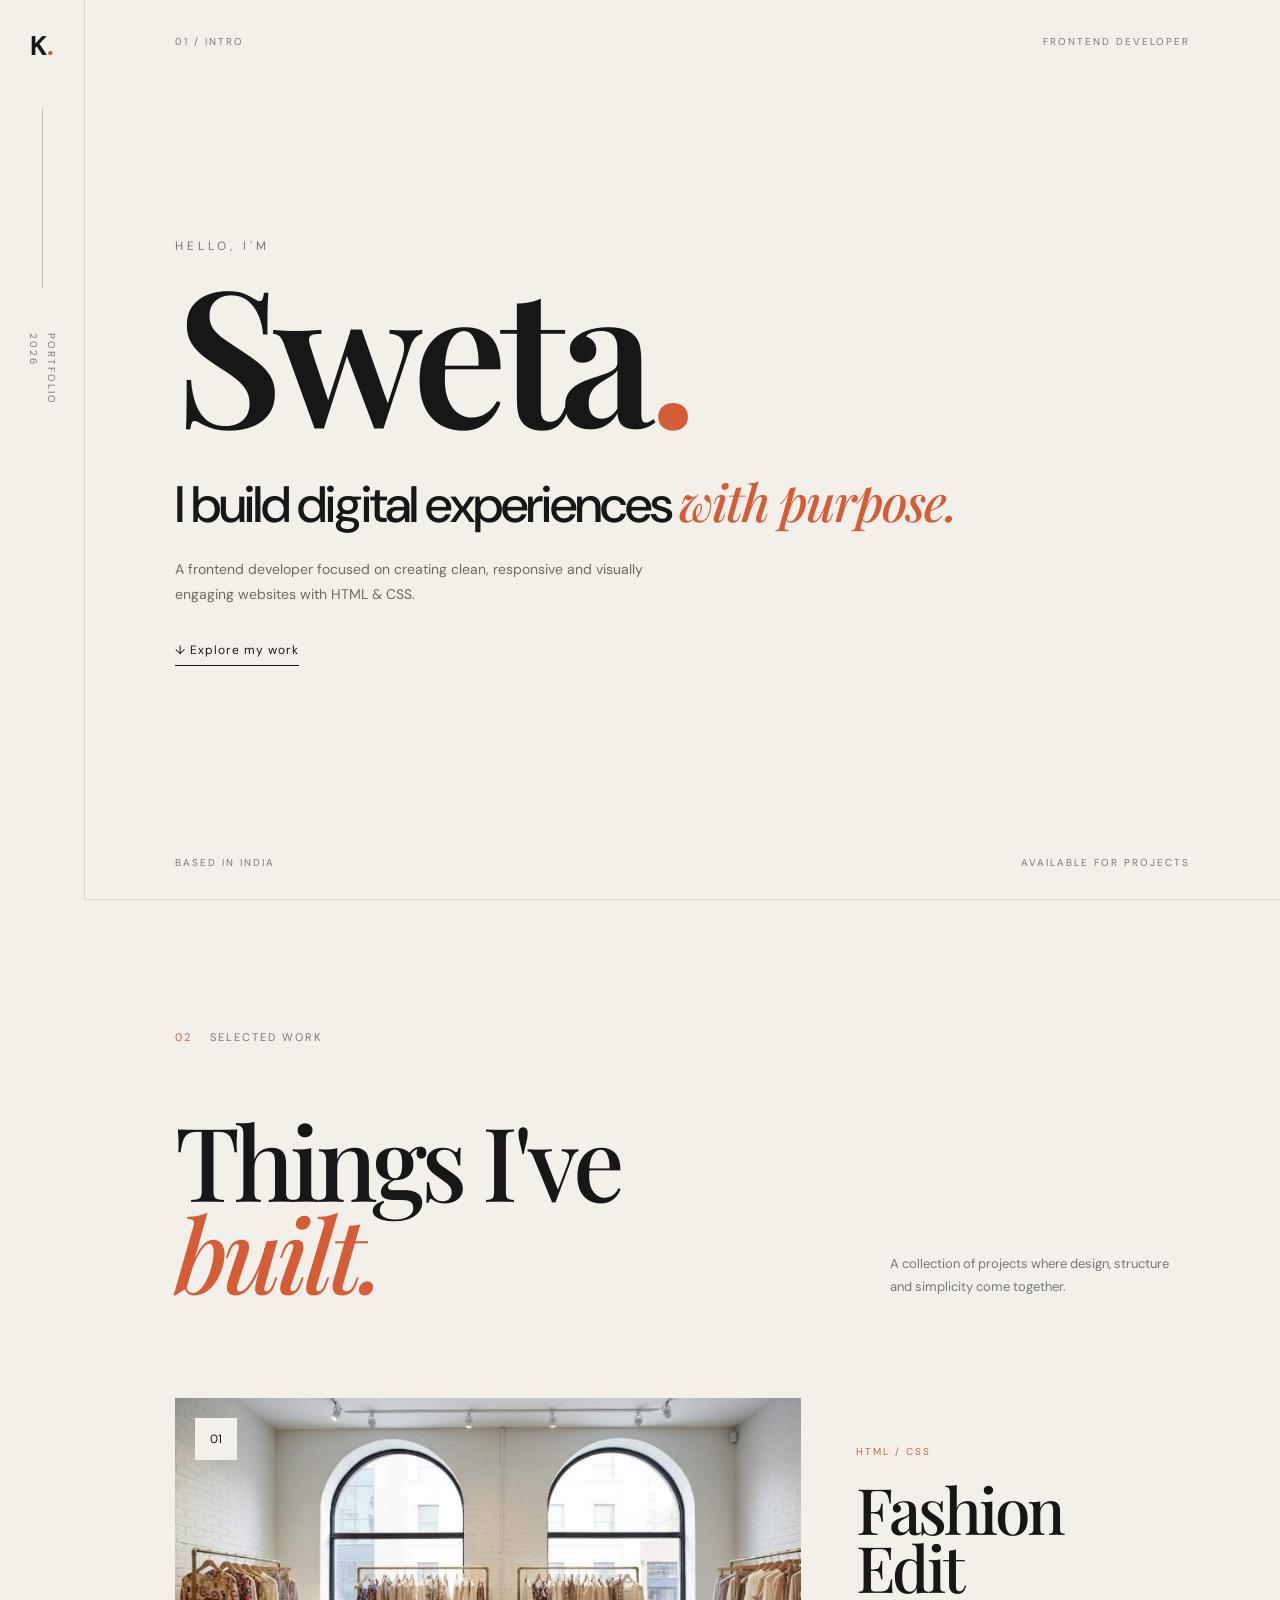
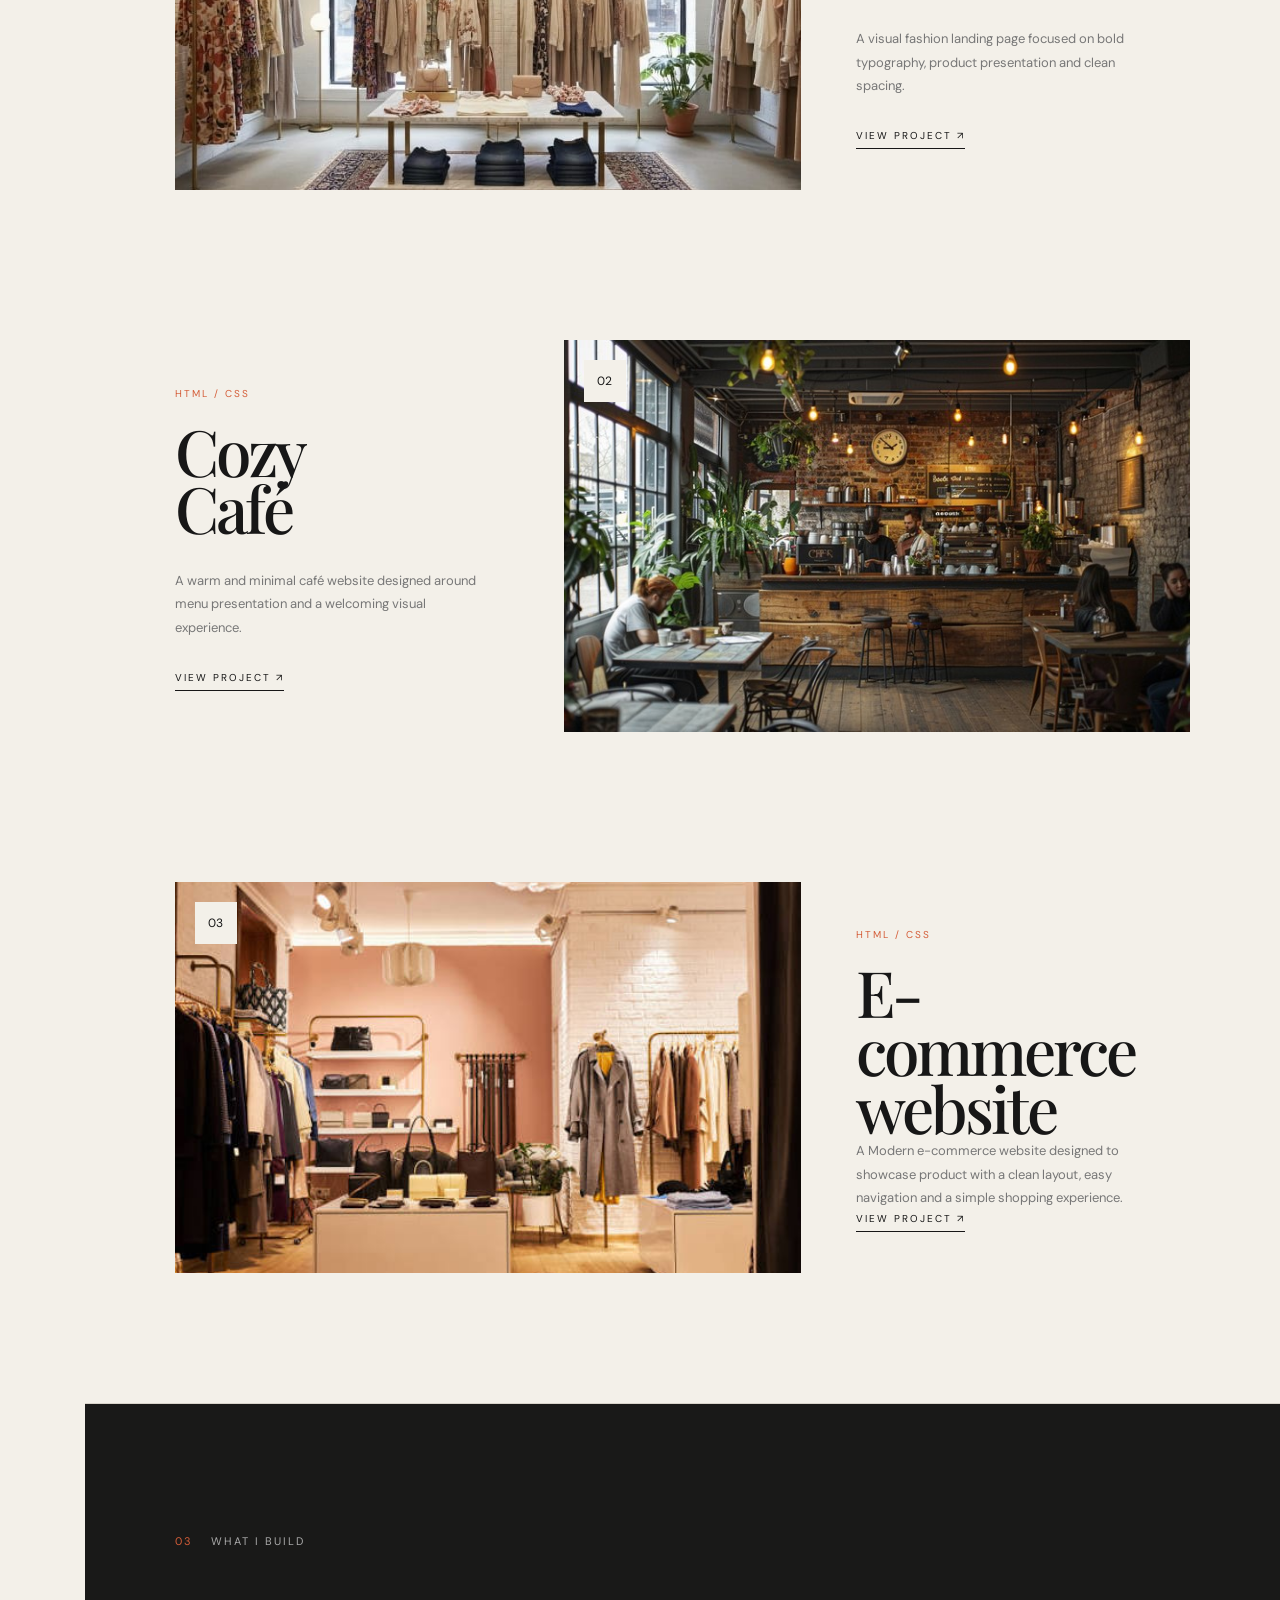
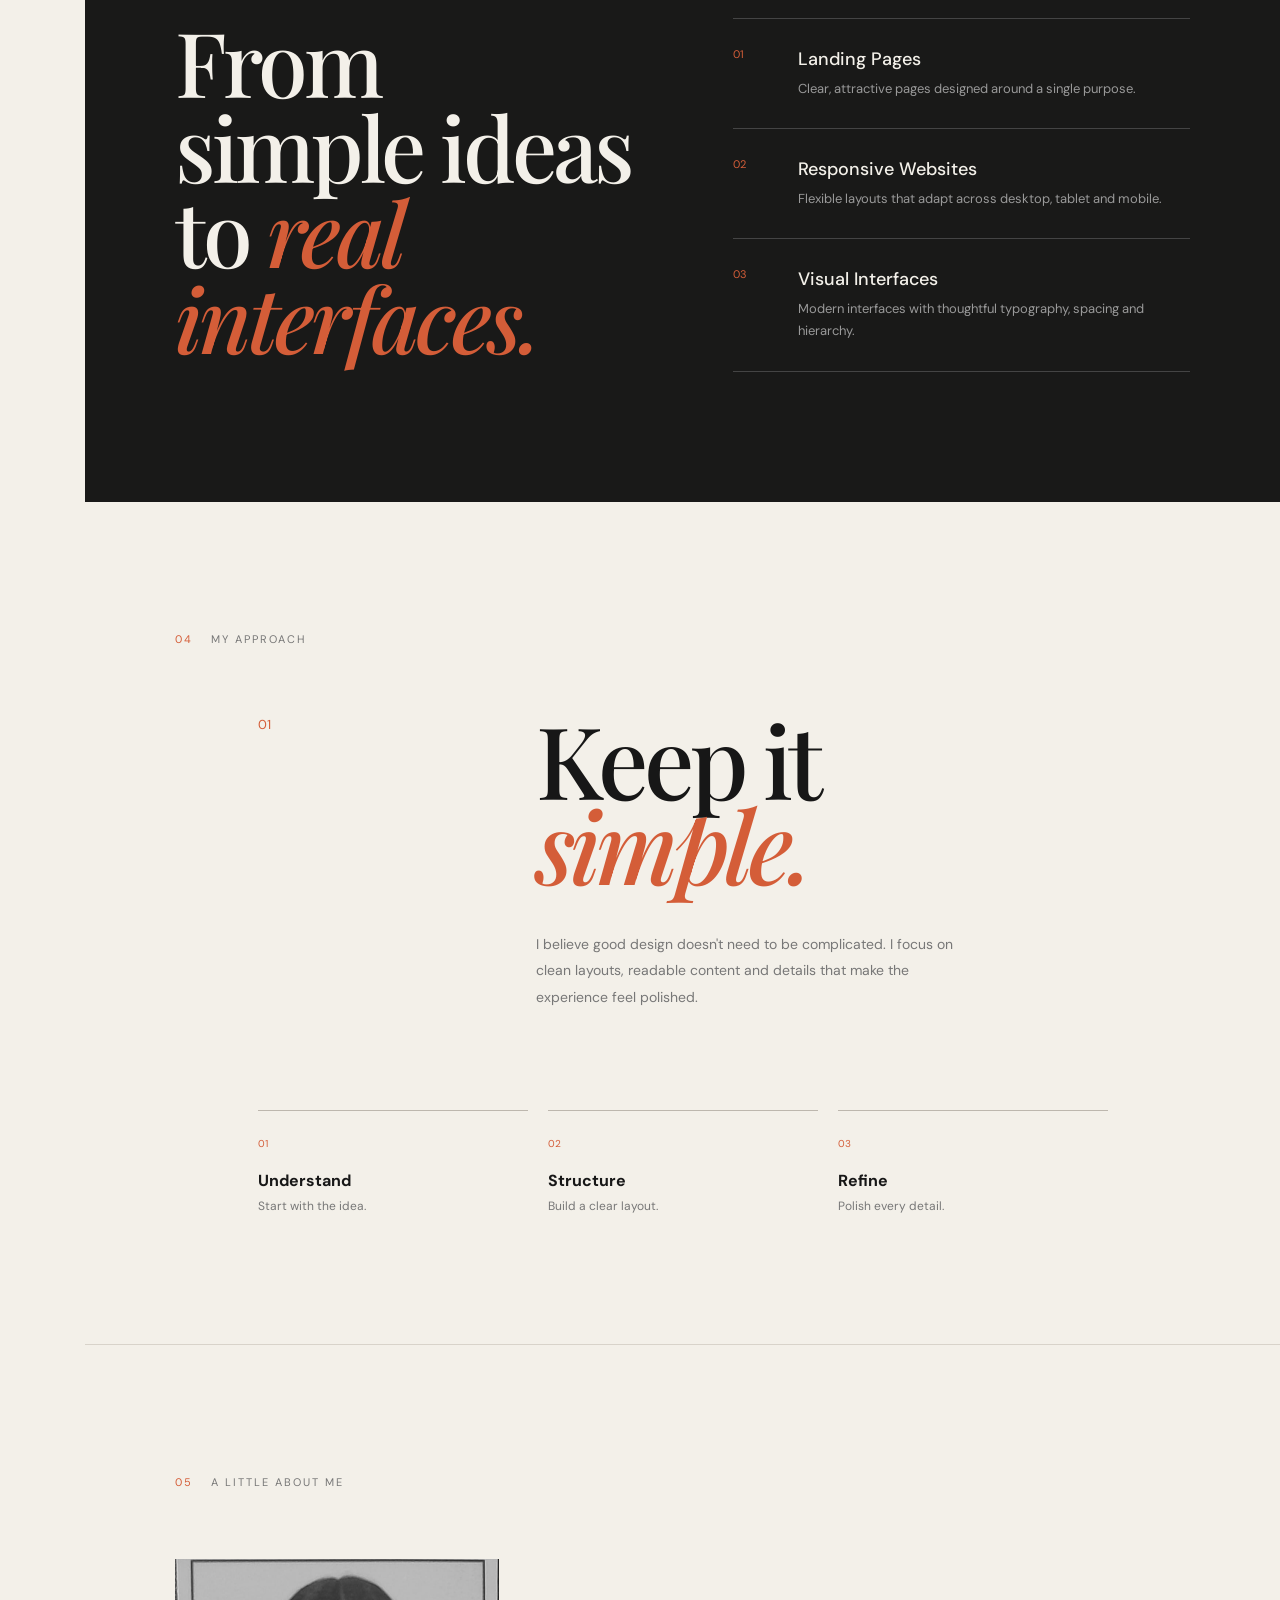
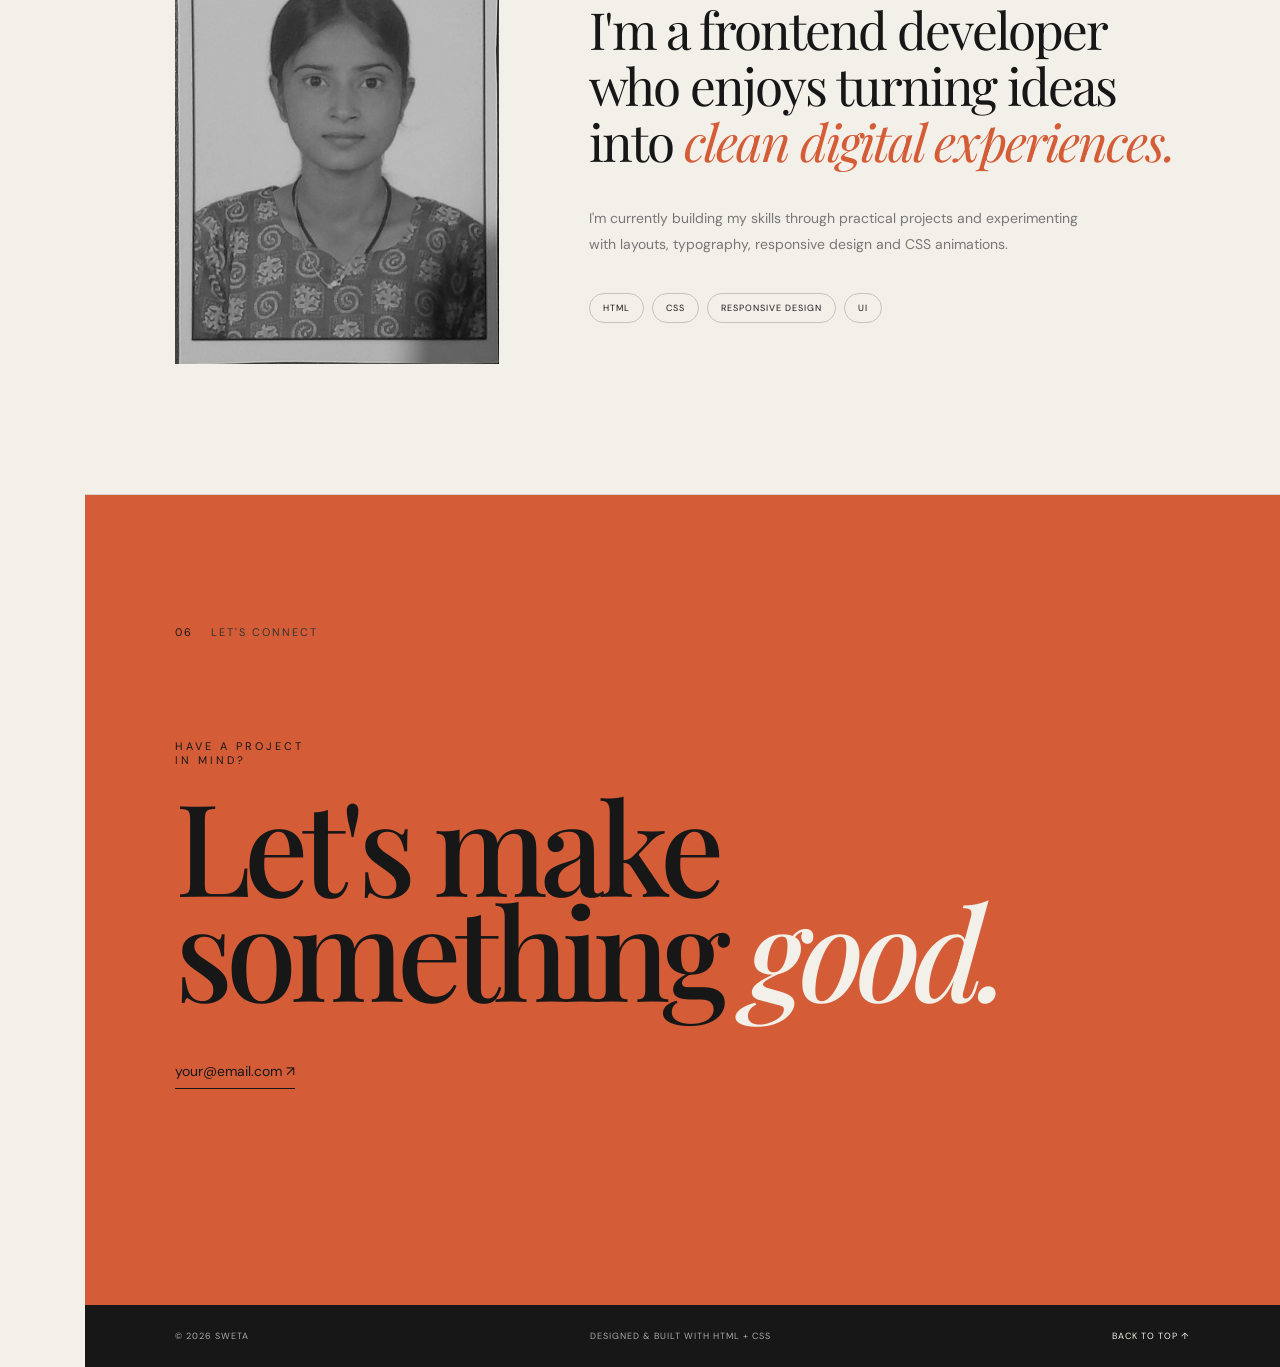
<file: portfolio/index.html>
<!DOCTYPE html><html lang="en"><head>
    <meta charset="UTF-8">
    <meta name="viewport" content="width=device-width, initial-scale=1.0"><title>sweta — Frontend Developer</title>

<link rel="stylesheet" href="style.css">

<link rel="preconnect" href="https://fonts.googleapis.com">
<link rel="preconnect" href="https://fonts.gstatic.com" crossorigin>

<link href="https://fonts.googleapis.com/css2?family=DM+Sans:wght@400;500;600;700&family=Playfair+Display:wght@500;600;700&display=swap"
    rel="stylesheet">

</head><body><!-- SIDE NAVIGATION -->

<aside class="side-nav">

    <a href="#top" class="brand">
        K<span>.</span>
    </a>

    <div class="side-line"></div>

    <p>PORTFOLIO<br>2026</p>

</aside>


<!-- MAIN -->

<main id="top">


    <!-- INTRO -->

    <section class="intro">

        <div class="intro-top">

            <span>01 / INTRO</span>

            <span>FRONTEND DEVELOPER</span>

        </div>


        <div class="intro-content">

            <p class="eyebrow">
                HELLO, I'M
            </p>

            <h1>
                Sweta<span>.</span>
            </h1>

            <h2>
                I build digital experiences
                <em>with purpose.</em>
            </h2>

            <p class="intro-text">
                A frontend developer focused on creating
                clean, responsive and visually engaging
                websites with HTML & CSS.
            </p>

            <a href="#work" class="scroll-link">
                ↓ Explore my work
            </a>

        </div>


        <div class="intro-bottom">

            <span>BASED IN INDIA</span>

            <span>AVAILABLE FOR PROJECTS</span>

        </div>

    </section>



    <!-- SELECTED WORK -->

    <section class="work" id="work">

        <div class="section-label">

            <span>02</span>

            <p>SELECTED WORK</p>

        </div>


        <div class="work-heading">

            <h2>
                Things I've<br>
                <i>built.</i>
            </h2>

            <p>
                A collection of projects where design,
                structure and simplicity come together.
            </p>

        </div>


        <!-- PROJECT ONE -->

        <article class="project project-large">

            <div class="project-image">

                <img src="image/fashion.jpeg"
                    alt="Fashion website">

                <span class="project-number">
                    01
                </span>

            </div>

            <div class="project-info">

                <div>

                    <span class="category">
                        HTML / CSS
                    </span>

                    <h3>
                        Fashion<br>
                        Edit
                    </h3>

                </div>

                <p>
                    A visual fashion landing page focused
                    on bold typography, product presentation
                    and clean spacing.
                </p>

                <a href="project/Fashion/index.html">
                    VIEW PROJECT ↗
                </a>

            </div>

        </article>


        <!-- PROJECT TWO -->

        <article class="project project-reverse">

            <div class="project-info">

                <div>

                    <span class="category">
                        HTML / CSS
                    </span>

                    <h3>
                        Cozy<br>
                        Café
                    </h3>

                </div>

                <p>
                    A warm and minimal café website designed
                    around menu presentation and a welcoming
                    visual experience.
                </p>

                <a href="project/coffee-shop/index.html">
                    VIEW PROJECT ↗
                </a>

            </div>


            <div class="project-image">

                <img src="image/coffee.jpg"
                    alt="Cafe website">

                <span class="project-number">
                    02
                </span>

            </div>

        </article>


        <!-- PROJECT THREE -->

        <article class="project project-large">

            <div class="project-image">

                <img src="image/e-commerce.jpg"
                    alt="e-commerce website">

                <span class="project-number">
                    03
                </span>

            </div>

            <div class="project-info">

                <div>

                    <span class="category">
                        HTML / CSS
                    </span>

                    <h3>
                        E-commerce<br>
                        website
                    </h3>

                </div>

                <p>
                    A Modern e-commerce website designed to showcase 
                    product with a clean layout, easy navigation and
                    a simple shopping experience.
                </p>

                <a href="project/ecommerce/index.html">
                    VIEW PROJECT ↗
                </a>

            </div>

        </article>

    </section>



    <!-- WHAT I BUILD -->

    <section class="build">

        <div class="section-label">

            <span>03</span>

            <p>WHAT I BUILD</p>

        </div>


        <div class="build-content">

            <h2>
                From simple ideas<br>
                to <i>real interfaces.</i>
            </h2>


            <div class="build-list">

                <div class="build-item">

                    <span>01</span>

                    <div>
                        <h3>Landing Pages</h3>
                        <p>
                            Clear, attractive pages designed
                            around a single purpose.
                        </p>
                    </div>

                </div>


                <div class="build-item">

                    <span>02</span>

                    <div>
                        <h3>Responsive Websites</h3>
                        <p>
                            Flexible layouts that adapt across
                            desktop, tablet and mobile.
                        </p>
                    </div>

                </div>


                <div class="build-item">

                    <span>03</span>

                    <div>
                        <h3>Visual Interfaces</h3>
                        <p>
                            Modern interfaces with thoughtful
                            typography, spacing and hierarchy.
                        </p>
                    </div>

                </div>

            </div>

        </div>

    </section>



    <!-- APPROACH -->

    <section class="approach">

        <div class="section-label">

            <span>04</span>

            <p>MY APPROACH</p>

        </div>


        <div class="approach-content">

            <div class="approach-number">
                01
            </div>

            <div>

                <h2>
                    Keep it<br>
                    <i>simple.</i>
                </h2>

                <p>
                    I believe good design doesn't need to
                    be complicated. I focus on clean layouts,
                    readable content and details that make
                    the experience feel polished.
                </p>

            </div>

        </div>


        <div class="approach-steps">

            <div>
                <span>01</span>
                <strong>Understand</strong>
                <p>Start with the idea.</p>
            </div>

            <div>
                <span>02</span>
                <strong>Structure</strong>
                <p>Build a clear layout.</p>
            </div>

            <div>
                <span>03</span>
                <strong>Refine</strong>
                <p>Polish every detail.</p>
            </div>

        </div>

    </section>



    <!-- ABOUT -->

    <section class="about">

        <div class="section-label">

            <span>05</span>

            <p>A LITTLE ABOUT ME</p>

        </div>


        <div class="about-layout">

            <div class="about-image">

                <img src="image/sweta.jpeg"
                    alt="sweta">

            </div>


            <div class="about-text">

                <p class="big-text">
                    I'm a frontend developer
                    who enjoys turning ideas
                    into <i>clean digital experiences.</i>
                </p>

                <p>
                    I'm currently building my skills through
                    practical projects and experimenting with
                    layouts, typography, responsive design and
                    CSS animations.
                </p>

                <div class="about-tags">

                    <span>HTML</span>
                    <span>CSS</span>
                    <span>RESPONSIVE DESIGN</span>
                    <span>UI</span>

                </div>

            </div>

        </div>

    </section>



    <!-- CONTACT -->

    <section class="contact">

        <div class="section-label">

            <span>06</span>

            <p>LET'S CONNECT</p>

        </div>


        <div class="contact-content">

            <p>
                HAVE A PROJECT<br>
                IN MIND?
            </p>

            <h2>
                Let's make<br>
                something <i>good.</i>
            </h2>

            <a href="mailto:your@email.com">
                your@email.com ↗
            </a>

        </div>

    </section>



    <!-- FOOTER -->

    <footer>

        <span>© 2026 SWETA</span>

        <span>DESIGNED & BUILT WITH HTML + CSS</span>

        <a href="#top">BACK TO TOP ↑</a>

    </footer>


</main>

</body></html>
</file>
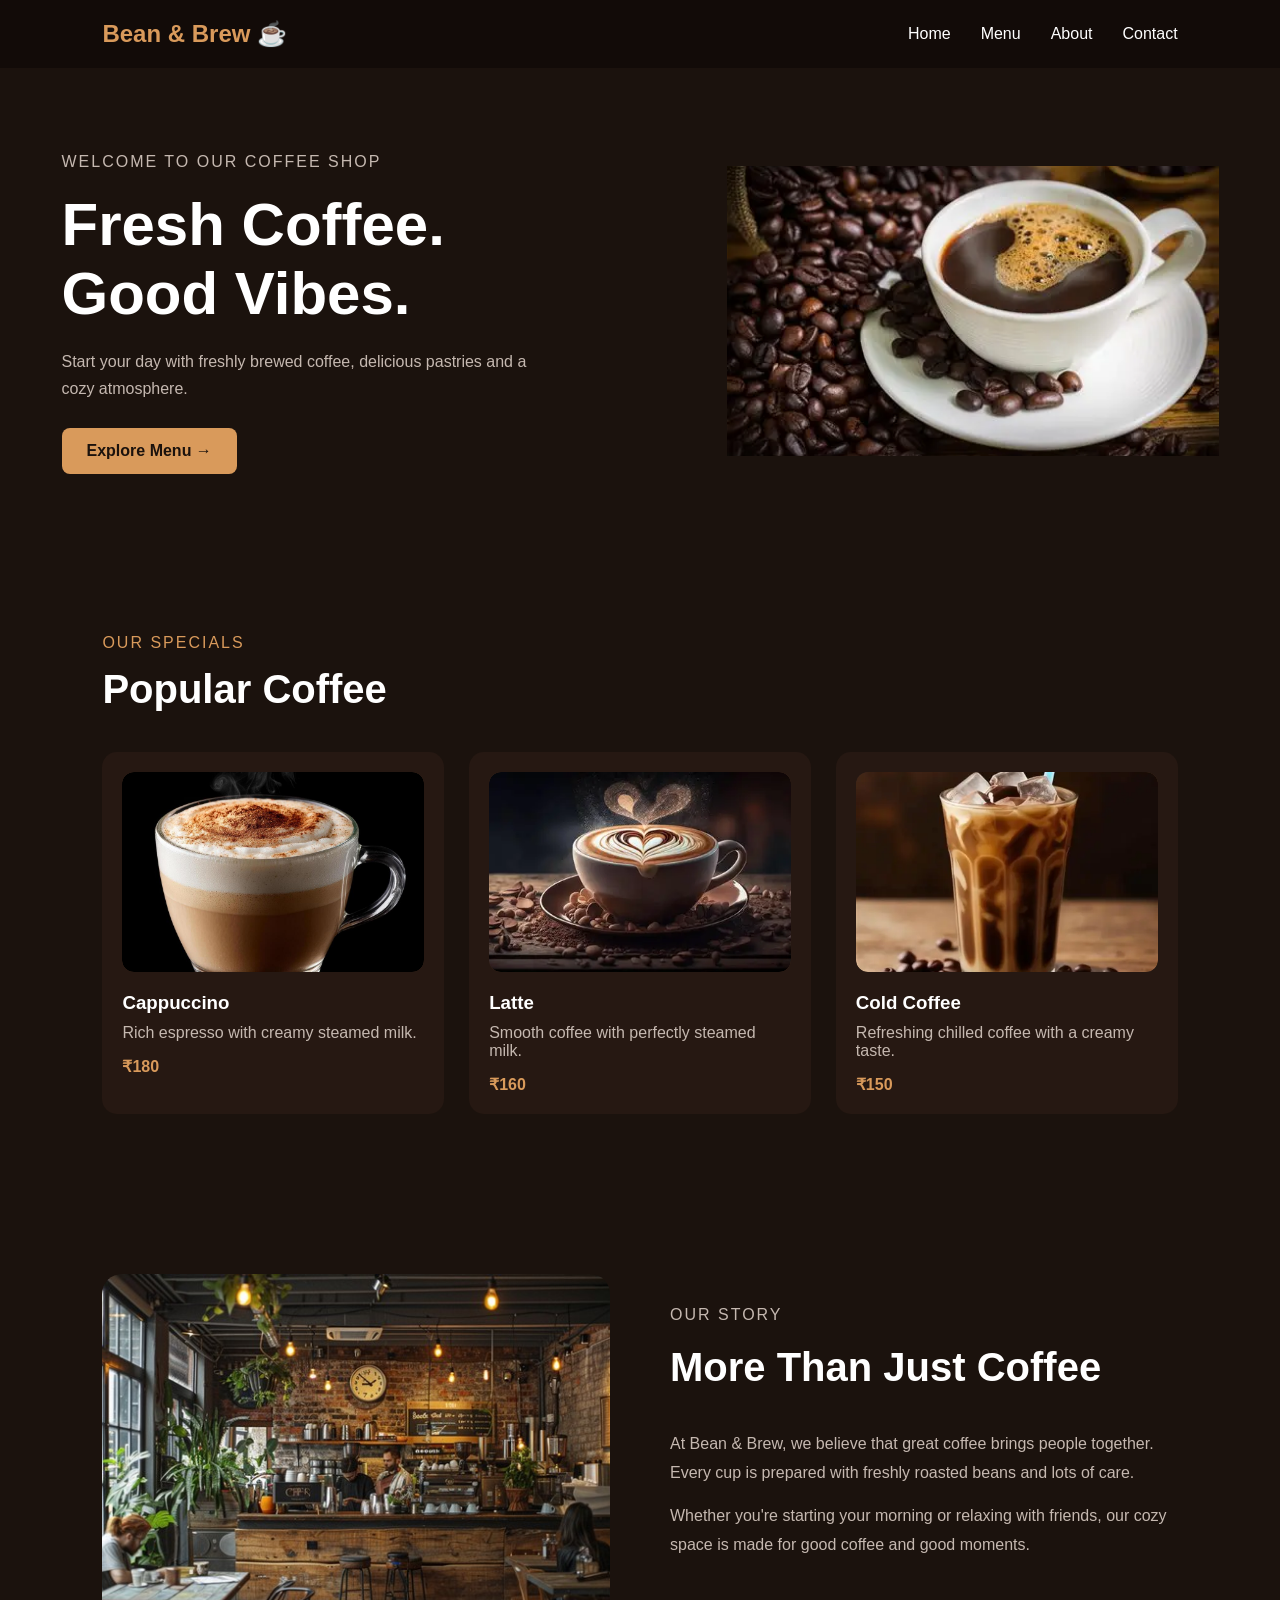
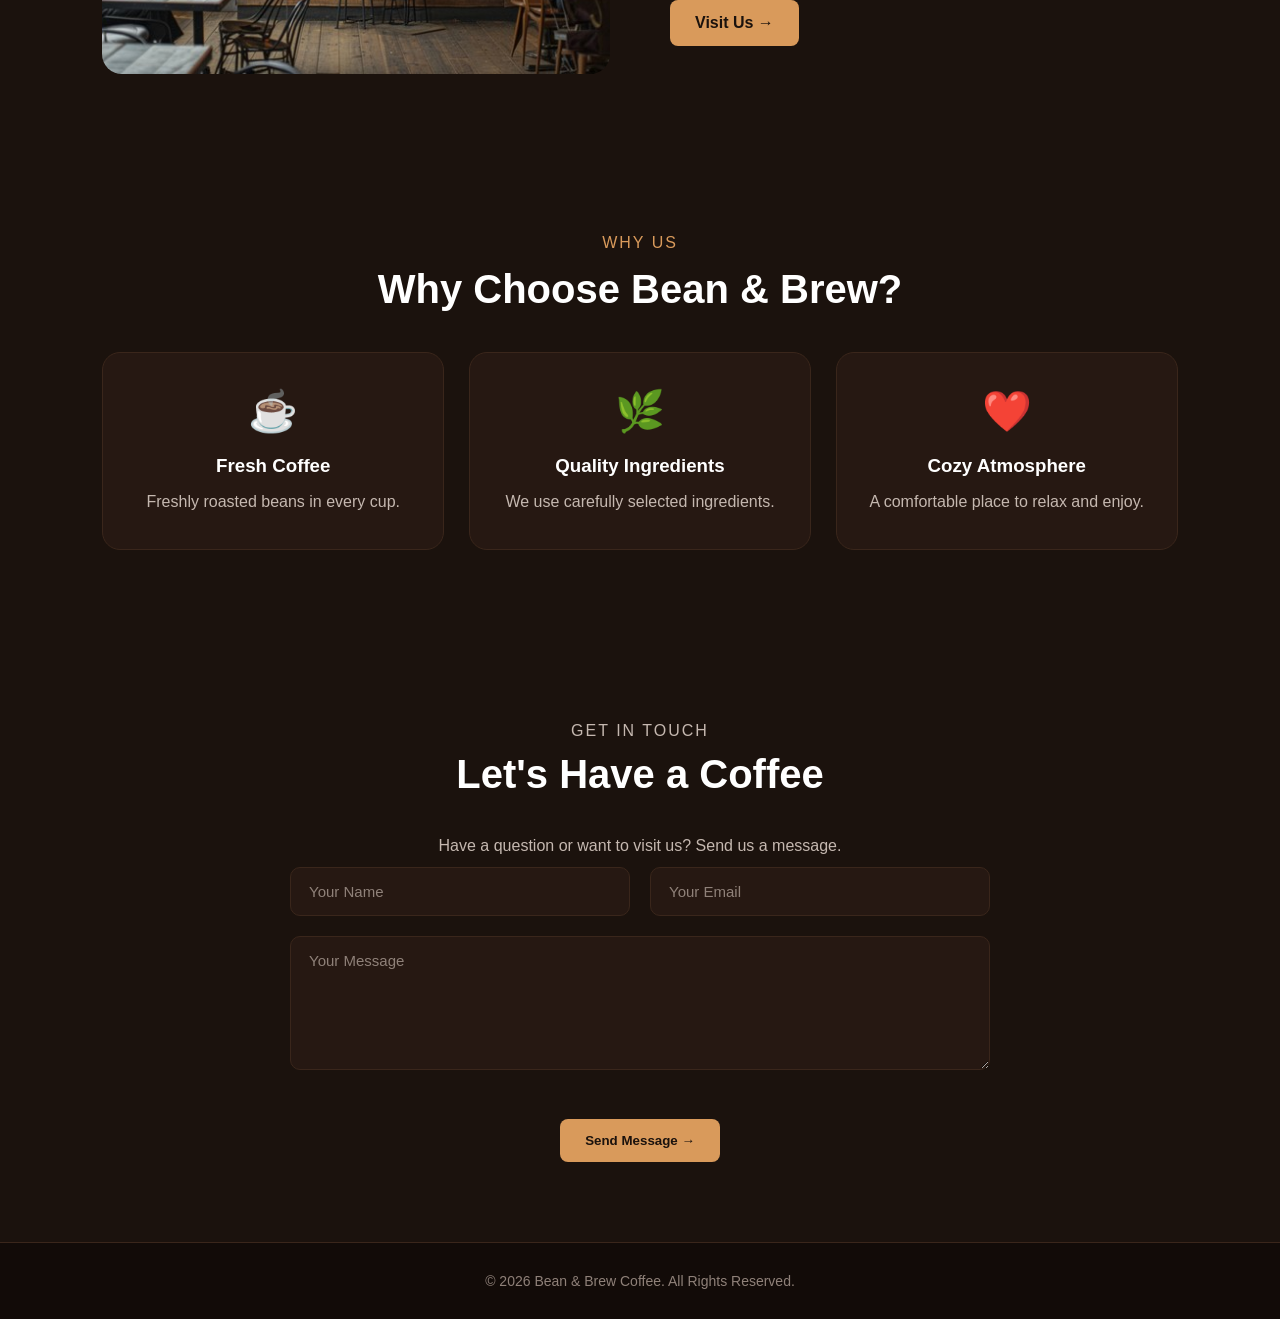
<file: portfolio/project/coffee-shop/index.html>
<!DOCTYPE html>
<html lang="en">
<head>
    <meta charset="UTF-8">
    <meta name="viewport" content="width=device-width, initial-scale=1.0">

    <title>Bean & Brew Coffee</title>

    <link rel="stylesheet" href="style.css">
</head>

<body>

    <!-- Navbar -->
    <header>
        <nav class="navbar">

            <h1 class="logo">Bean & Brew ☕</h1>

            <ul class="nav-links">
                <li><a href="#home">Home</a></li>
                <li><a href="#menu">Menu</a></li>
                <li><a href="#about">About</a></li>
                <li><a href="#contact">Contact</a></li>
            </ul>

        </nav>
    </header>


    <!-- Hero Section -->
    <section id="home" class="hero">

        <div class="hero-content">

            <p class="small-text">WELCOME TO OUR COFFEE SHOP</p>

            <h2>Fresh Coffee.<br>Good Vibes.</h2>

            <p>
                Start your day with freshly brewed coffee,
                delicious pastries and a cozy atmosphere.
            </p>

            <a href="#menu" class="btn">Explore Menu →</a>

        </div>

        <div class="hero-image">
            <img src="image/hero.webp" alt="Fresh Coffe">
        </div>

    </section>


    <!-- Menu Section -->
    <section id="menu" class="section">

        <p class="small-text">OUR SPECIALS</p>

        <h2 class="section-title">Popular Coffee</h2>

        <div class="menu-container">

            <div class="menu-card">
                <div class="menu-image">
                    <img src="image/cappuccino.jpeg" alt="Cappuccino">
                </div>
                <h3>Cappuccino</h3>
                <p>Rich espresso with creamy steamed milk.</p>
                <strong>₹180</strong>
            </div>

            <div class="menu-card">
                <div class="menu-image">
                    <img src="image/latte.webp" alt="Latte">
                </div>
                <h3>Latte</h3>
                <p>Smooth coffee with perfectly steamed milk.</p>
                <strong>₹160</strong>
            </div>

            <div class="menu-card">
                <div class="menu-image">
                    <img src="image/cold-coffee.webp" alt="Cold Coffee">
                </div>
                <h3>Cold Coffee</h3>
                <p>Refreshing chilled coffee with a creamy taste.</p>
                <strong>₹150</strong>
            </div>

        </div>

    </section>


    <!-- About Section -->
    <section id="about" class="section about">

    <div class="about-image">
        <img src="image/about.jpg" alt="Coffee Shop">
    </div>

    <div class="about-content">

        <p class="small-text">OUR STORY</p>

        <h2 class="section-title">More Than Just Coffee</h2>

        <p>
            At Bean & Brew, we believe that great coffee brings
            people together. Every cup is prepared with freshly
            roasted beans and lots of care.
        </p>

        <p>
            Whether you're starting your morning or relaxing
            with friends, our cozy space is made for good coffee
            and good moments.
        </p>

        <a href="#contact" class="btn">Visit Us →</a>

    </div>

</section>

<!-- Why Choose us Section -->

<section class="section why-us">

    <p class="small-text">WHY US</p>

    <h2 class="section-title">Why Choose Bean & Brew?</h2>

    <div class="why-container">

        <div class="why-card">
            <span>☕</span>
            <h3>Fresh Coffee</h3>
            <p>Freshly roasted beans in every cup.</p>
        </div>

        <div class="why-card">
            <span>🌿</span>
            <h3>Quality Ingredients</h3>
            <p>We use carefully selected ingredients.</p>
        </div>

        <div class="why-card">
            <span>❤️</span>
            <h3>Cozy Atmosphere</h3>
            <p>A comfortable place to relax and enjoy.</p>
        </div>

    </div>

</section>

   <!-- Contact Section -->
<section id="contact" class="section contact">

    <p class="small-text">GET IN TOUCH</p>

    <h2 class="section-title">Let's Have a Coffee</h2>

    <p class="contact-text">
        Have a question or want to visit us?
        Send us a message.
    </p>

    <form class="contact-form">

        <div class="input-row">

            <input
                type="text"
                placeholder="Your Name"
                required
            >

            <input
                type="email"
                placeholder="Your Email"
                required
            >

        </div>

        <textarea
            placeholder="Your Message"
            rows="6"
            required
        ></textarea>

        <button type="submit" class="btn">
            Send Message →
        </button>

    </form>

</section>

    <!-- Footer -->
    <footer>
        <p>© 2026 Bean & Brew Coffee. All Rights Reserved.</p>
    </footer>

</body>
</html>
</file>
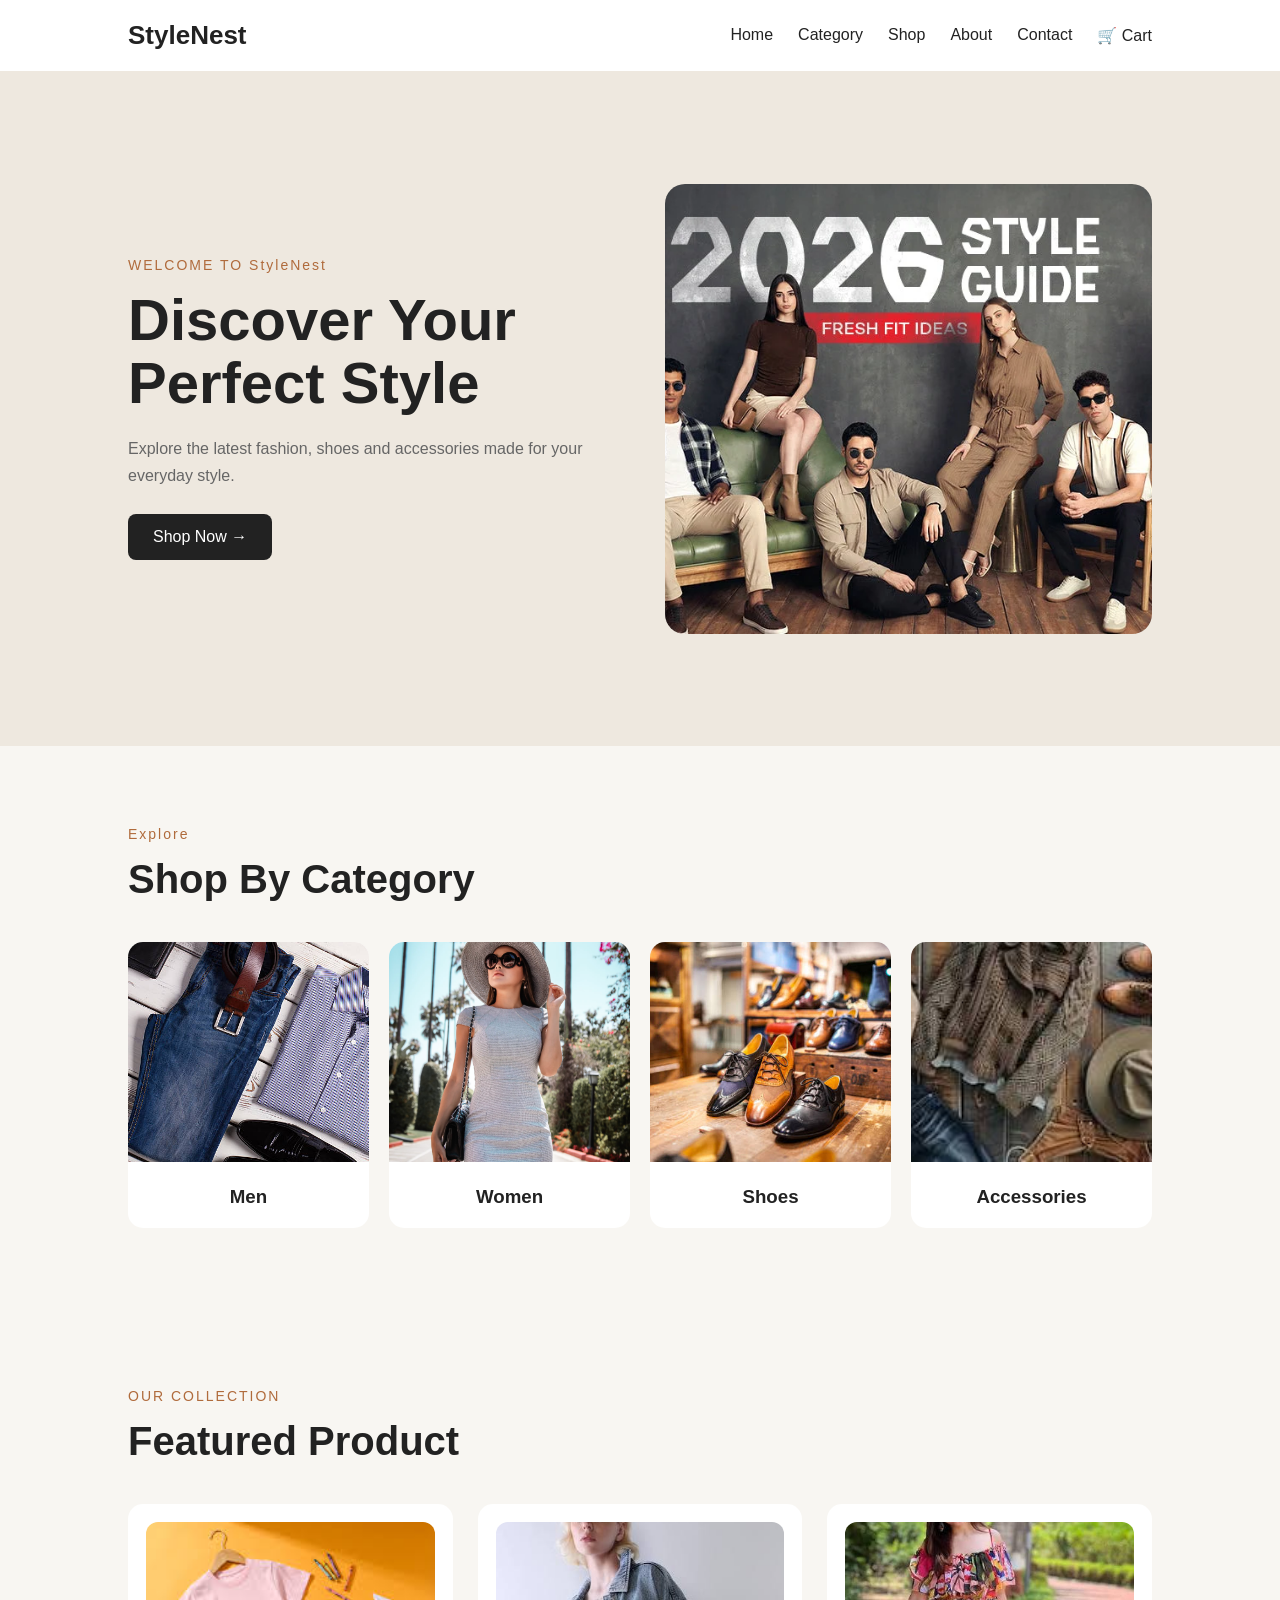
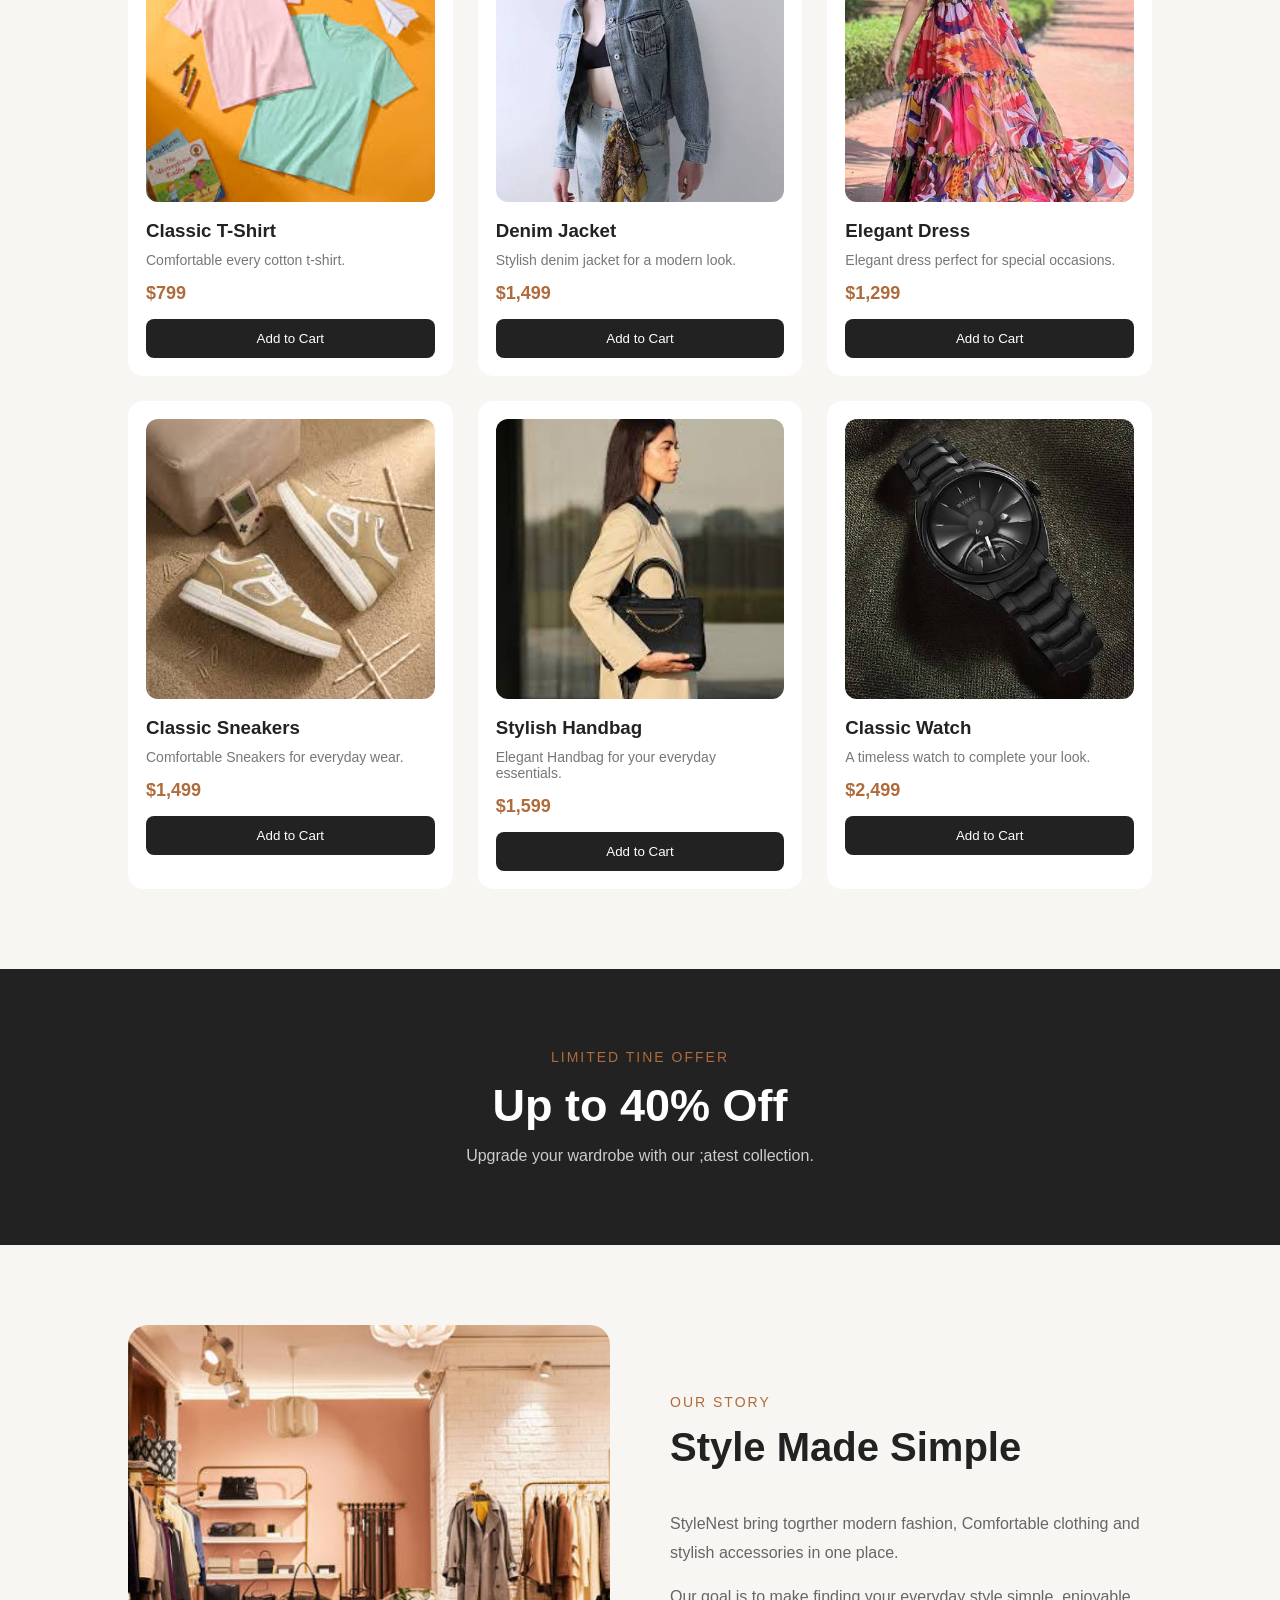
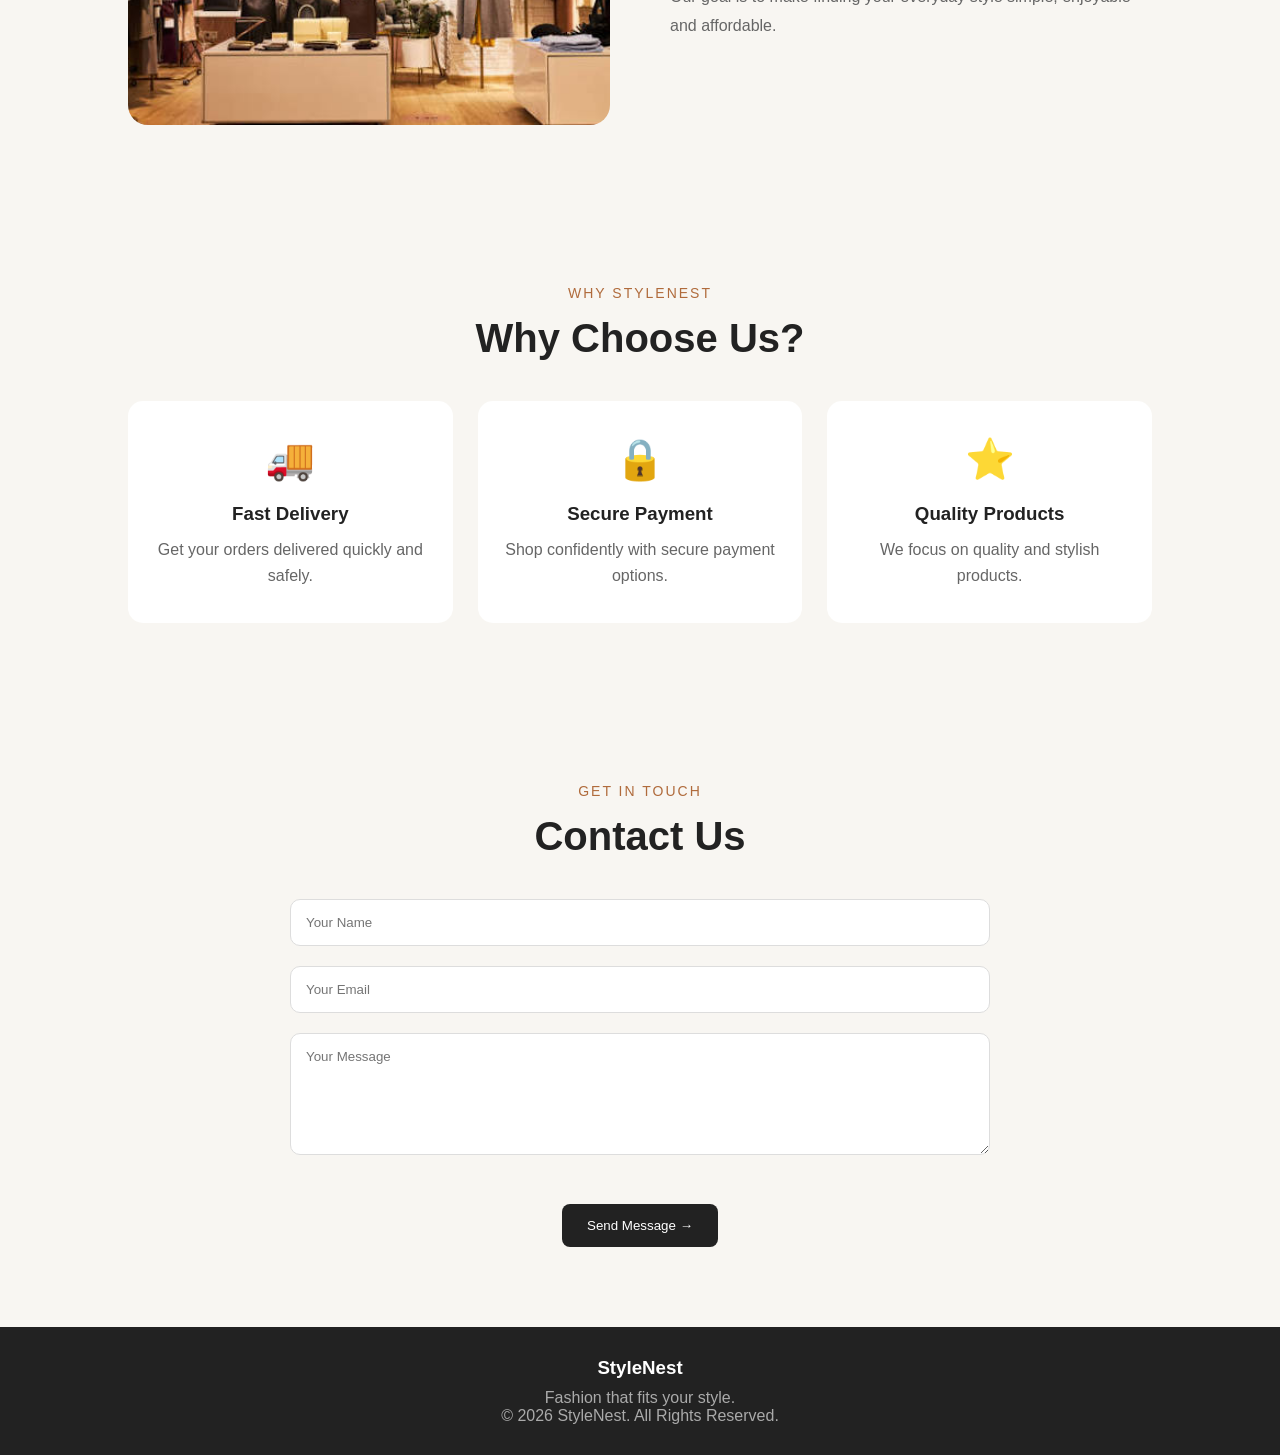
<file: portfolio/project/ecommerce/index.html>
<!DOCTYPE html>
<html lang="en">
<head>
    <meta charset="UTF-8">
    <meta name="viewport" content="width=device-width, initial-scale=1.0">
    <title>E-Commerce</title>
    <link rel="stylesheet" href="style.css">
</head>
<body>

<!----------------Navbar-------------->
    <header>
        <nav class="navbar">
            <h1 class="logo">StyleNest</h1>
            <ul class="nav-links">
                <li><a href="#home">Home</a></li>
                <li><a href="#category">Category</a></li>
                <li><a href="#shop">Shop</a></li>
                <li><a href="#about">About</a></li>
                <li><a href="#contact">Contact</a></li>
                <li><a href="#cart">🛒 Cart</a></li>
            </ul>
        </nav>
    </header>

<!----------------Hero Section-------------->
    <section id="home" class="hero">
        <div class="hero-content">
            <p class="small-text"> WELCOME TO StyleNest </P>
                <h2>Discover Your <br> Perfect Style</h2>
                <p>Explore the latest fashion, shoes and accessories made for your everyday style.</p>
                <a href="#shop" class="btn">Shop Now &rightarrow; </a>
        </div>

        <div class="hero-image">
            <img src="image/hero.webp" alt="Fashion Collection">
        </div>
    </section>

<!----------------Category Section-------------->

    <section id="category" class="section">
        <p class="small-text">Explore</p>
            <h2 class="section-title">Shop By Category</h2>
            <div class="category-container">
                <div class="category-card">
                    <img src="image/men.jpg" alt="Men Fashion">
                    <h3>Men</h3>
                </div>

                <div class="category-card">
                    <img src="image/women.avif" alt="Women Fashion">
                    <h3>Women</h3>
                </div>

                <div class="category-card">
                    <img src="image/shoes.jpg" alt="Shoes">
                    <h3>Shoes</h3>
                </div>

                <div class="category-card">
                    <img src="image/accessories.jpg" alt="Accessories">
                    <h3>Accessories</h3>
                </div>
            </div>
    </section>

<!----------------Product Section-------------->
    <section id="shop" class="section">
        <p class="small-text">OUR COLLECTION</p>
            <h2 class="section-title">Featured Product</h2>
            <div class="product-container">
                <!-----Product 1------>
                <div class="product-card">
                    <div class="product-image">
                        <img src="image/prod1.jpg" alt="Classic T-Shirt">
                    </div>
                    <h3>Classic T-Shirt</h3>
                    <p>Comfortable every cotton t-shirt.</p>
                    <strong>&dollar;799</strong>
                    <button>Add to Cart</button>
                </div>

                <!-----Product 2------>
                <div class="product-card">
                    <div class="product-image">
                        <img src="image/prod2.jpg" alt="Denim Jacket">
                    </div>
                    <h3>Denim Jacket</h3>
                    <p>Stylish denim jacket for a modern look.</p>
                    <strong>&dollar;1,499</strong>
                    <button>Add to Cart</button>
                </div>

                <!-----Product 3------>
                <div class="product-card">
                    <div class="product-image">
                        <img src="image/prod3.jpg" alt="Women's Dress">
                    </div>
                    <h3>Elegant Dress</h3>
                    <p>Elegant dress perfect for special occasions.</p>
                    <strong>&dollar;1,299</strong>
                    <button>Add to Cart</button>
                </div>

                <!-----Product 4------>
                <div class="product-card">
                    <div class="product-image">
                        <img src="image/prod4.jpg" alt="Sneakers">
                    </div>
                    <h3>Classic Sneakers</h3>
                    <p>Comfortable Sneakers for everyday wear.</p>
                    <strong>&dollar;1,499</strong>
                    <button>Add to Cart</button>
                </div>

                <!-----Product 5------>
                <div class="product-card">
                    <div class="product-image">
                        <img src="image/prod5.jpg" alt="Handbag">
                    </div>
                    <h3>Stylish Handbag</h3>
                    <p>Elegant Handbag for your everyday essentials.</p>
                    <strong>&dollar;1,599</strong>
                    <button>Add to Cart</button>
                </div>

                <!-----Product 6------>
                <div class="product-card">
                    <div class="product-image">
                        <img src="image/prod6.jpg" alt="Watch">
                    </div>
                    <h3>Classic Watch</h3>
                    <p>A timeless watch to complete your look.</p>
                    <strong>&dollar;2,499</strong>
                    <button>Add to Cart</button>
                </div>
            </div>
    </section>


<!----------------OFFER Section-------------->
    <section class="offer">
        <p class="small-text">LIMITED TINE OFFER</p>
            <h2>Up to 40% Off</h2>
            <p>Upgrade your wardrobe with our ;atest collection.</p>
    </section>


<!----------------About Section-------------->
<section id="about" class="section about">
    <div class="about-image">
        <img src="image/about.jpg" alt="StyleNest Store">
    </div>
    <div class="about-content">
        <p class="small-text">OUR STORY</p>
        <h2 class="section-title">Style Made Simple</h2>
        <p>StyleNest bring togrther modern fashion, Comfortable clothing and stylish accessories in one place.</p>
        <p>Our goal is to make finding your everyday style simple, enjoyable and affordable.</p>
    </div>
</section>


<!----------------Why choose us-------------->
<section class="section why-us">
    <p class="small-text">WHY STYLENEST</p>
        <h2 class="section-title">Why Choose Us?</h2>
        <div class="why-container">
            <div class="why-card">
                <span>🚚</span>
                <h3>Fast Delivery</h3>
                <p>Get your orders delivered quickly and safely.</p>
            </div>

            <div class="why-card">
                <span>🔒</span>
                <h3>Secure Payment</h3>
                <p>Shop confidently with secure payment options.</p>
            </div>

            <div class="why-card">
                <span>⭐</span>
                <h3>Quality Products</h3>
                <p>We focus on quality and stylish products.</p>
            </div>

        </div>

    </section>


    <!-- Contact Section -->
    <section id="contact" class="section contact">

        <p class="small-text">GET IN TOUCH</p>

        <h2 class="section-title">Contact Us</h2>

        <form class="contact-form">

            <input
                type="text"
                placeholder="Your Name"
                required
            >

            <input
                type="email"
                placeholder="Your Email"
                required
            >

            <textarea
                rows="6"
                placeholder="Your Message"
                required
            ></textarea>

            <button type="submit" class="btn">
                Send Message →
            </button>

        </form>

    </section>


    <!-- Footer -->
    <footer>

        <h3>StyleNest</h3>

        <p>
            Fashion that fits your style.
        </p>

        <p>
            © 2026 StyleNest. All Rights Reserved.
        </p>

    </footer>
</body>
</html>
</file>
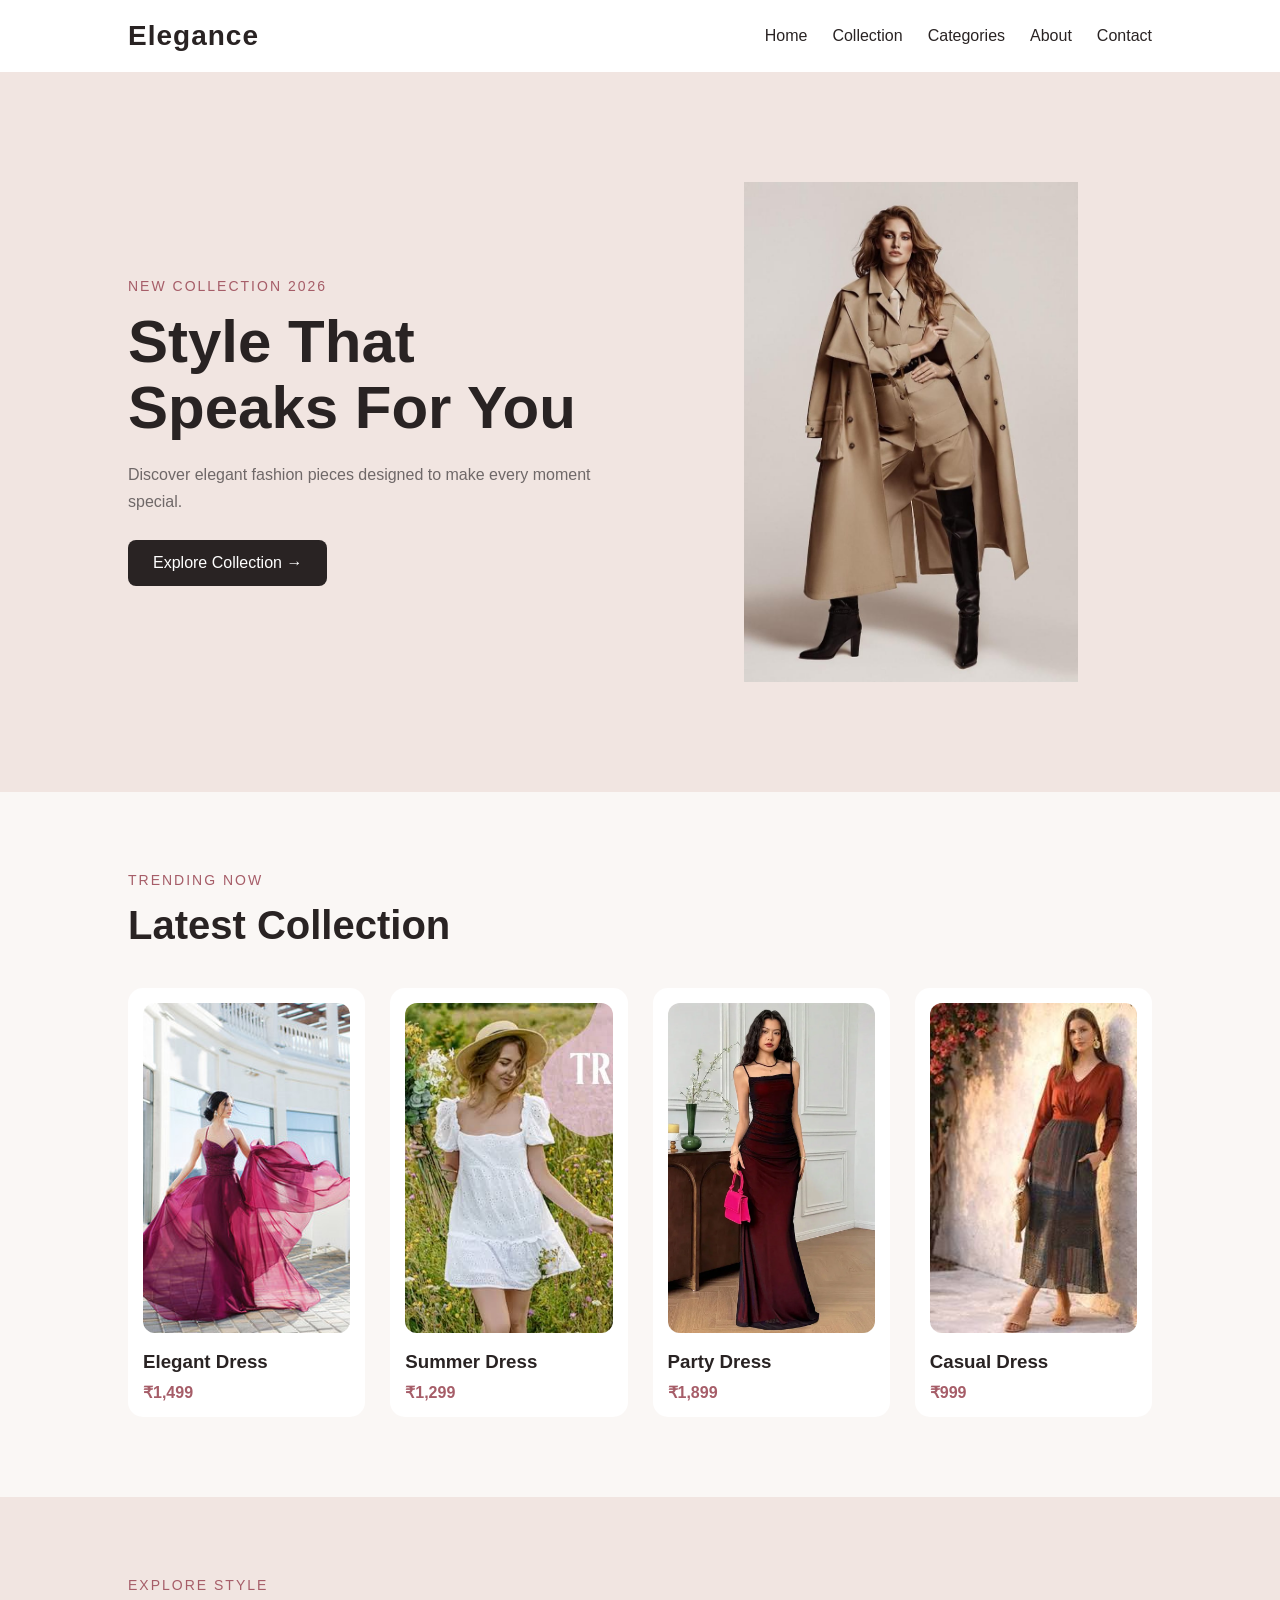
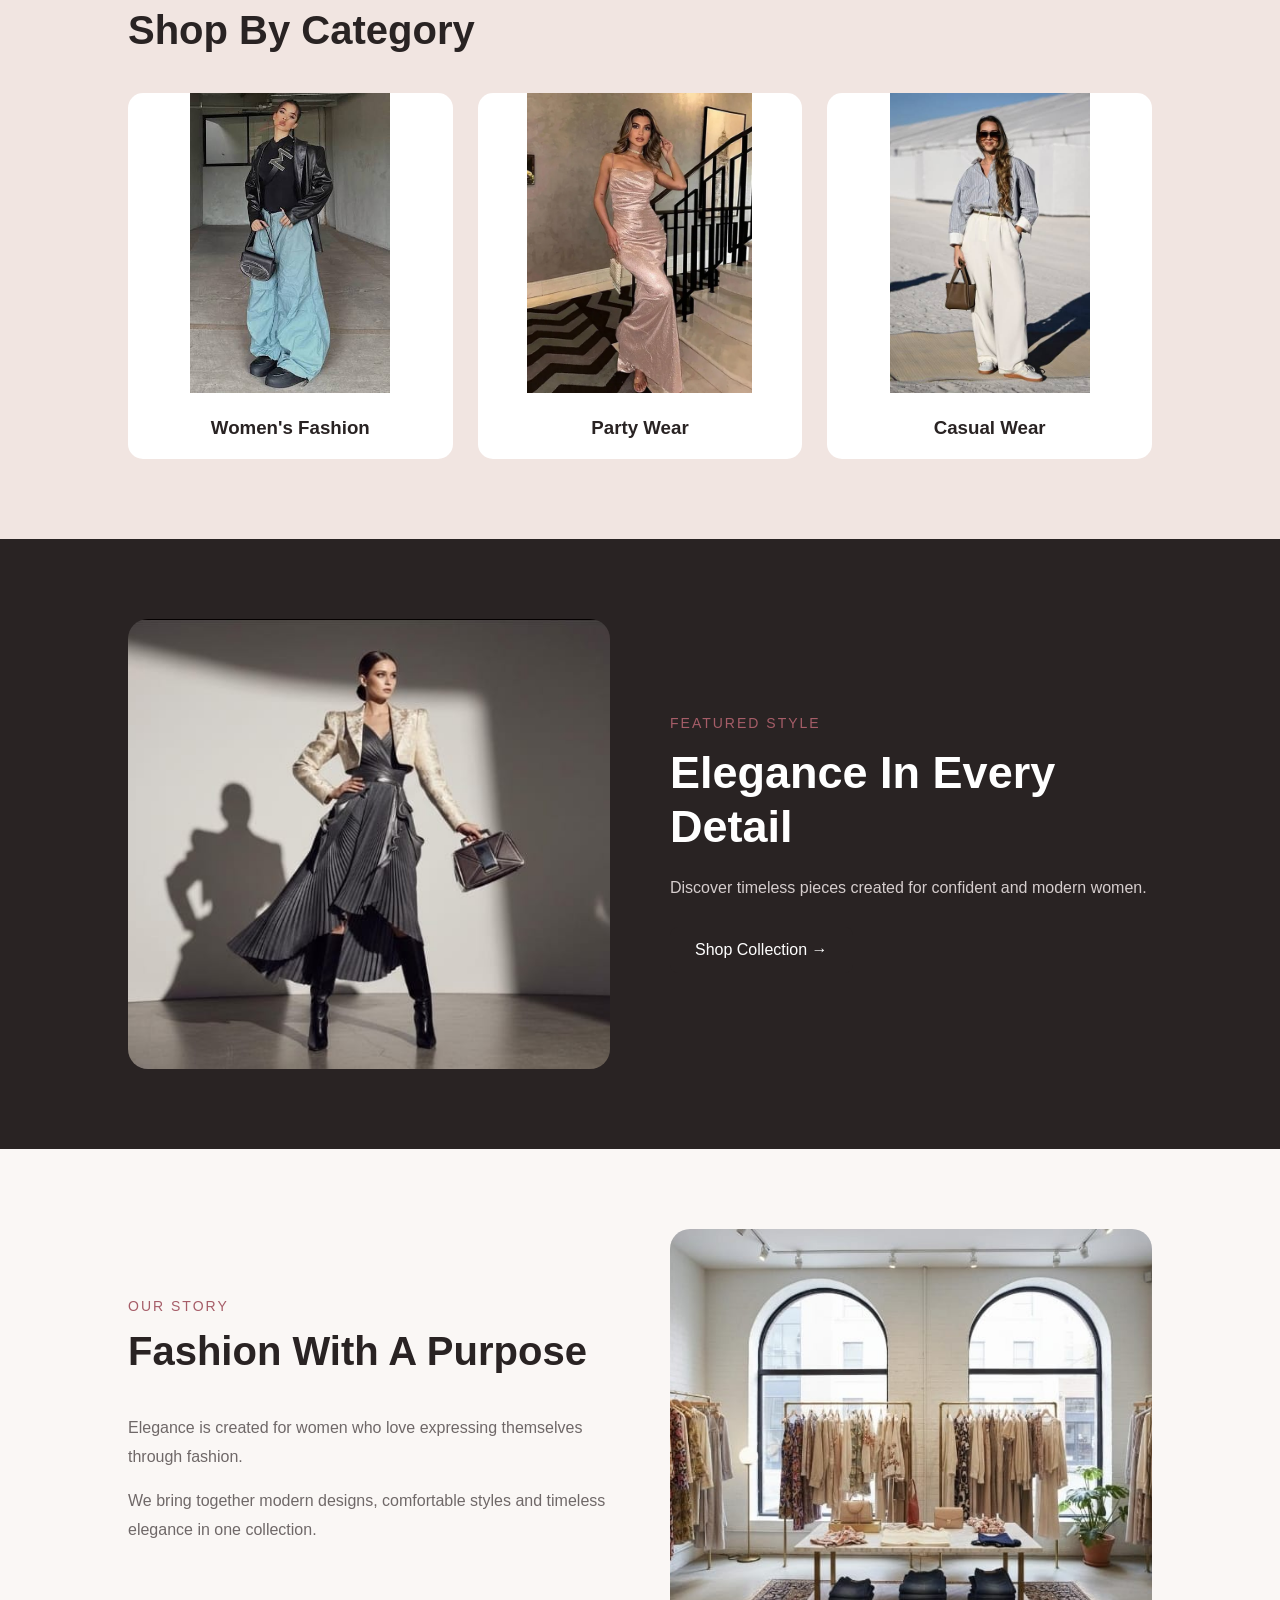
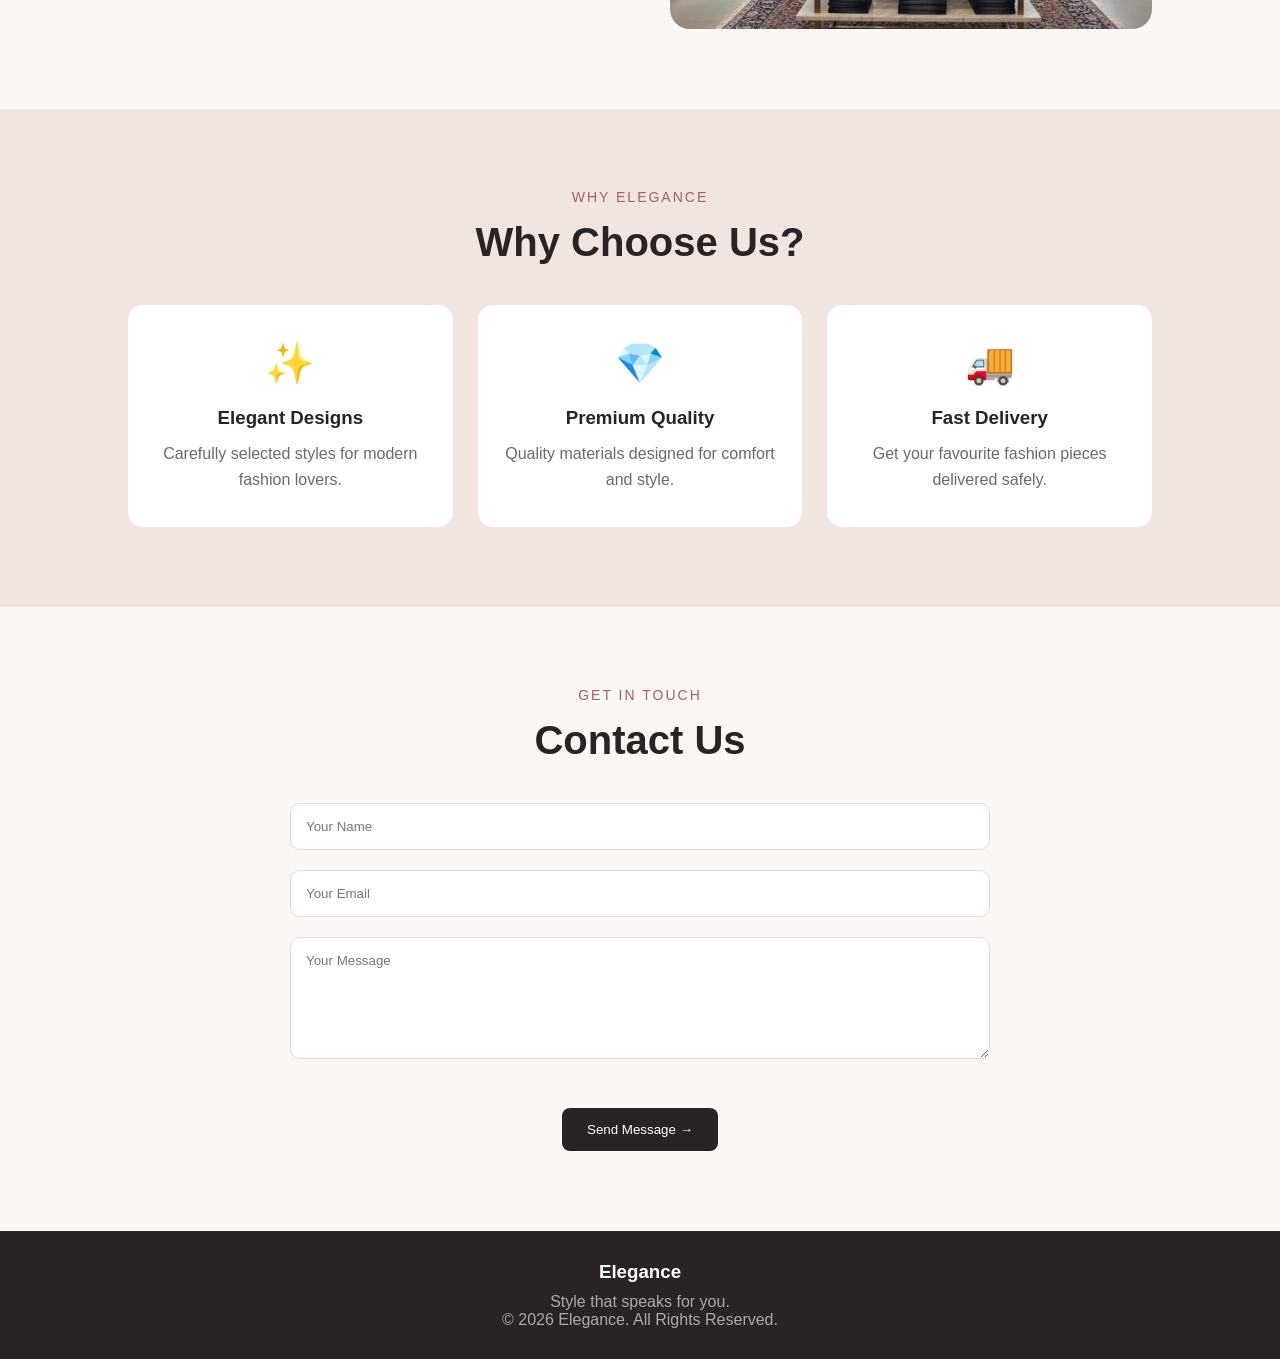
<file: portfolio/project/Fashion/index.html>
<!DOCTYPE html>
<html lang="en">

<head>
    <meta charset="UTF-8">
    <meta name="viewport" content="width=device-width, initial-scale=1.0">

    <title>Elegance - Fashion Store</title>

    <link rel="stylesheet" href="style.css">
</head>

<body>

    <!-- Navbar -->
    <header>
        <nav class="navbar">

            <h1 class="logo">Elegance</h1>

            <ul class="nav-links">
                <li><a href="#home">Home</a></li>
                <li><a href="#collection">Collection</a></li>
                <li><a href="#categories">Categories</a></li>
                <li><a href="#about">About</a></li>
                <li><a href="#contact">Contact</a></li>
            </ul>

        </nav>
    </header>


    <!-- Hero Section -->
    <section id="home" class="hero">

        <div class="hero-content">

            <p class="small-text">NEW COLLECTION 2026</p>

            <h2>Style That<br>Speaks For You</h2>

            <p>
                Discover elegant fashion pieces designed
                to make every moment special.
            </p>

            <a href="#collection" class="btn">Explore Collection →</a>

        </div>

        <div class="hero-image">
            <img src="image/hero.jpeg" alt="Fashion Collection">
        </div>

    </section>


    <!-- Collection Section -->
    <section id="collection" class="section">

        <p class="small-text">TRENDING NOW</p>

        <h2 class="section-title">Latest Collection</h2>

        <div class="collection-container">

            <!-- Product 1 -->
            <div class="fashion-card">

                <div class="fashion-image">
                    <img src="image/dress1.jpg" alt="Elegant Dress">
                </div>

                <h3>Elegant Dress</h3>

                <p>₹1,499</p>

            </div>


            <!-- Product 2 -->
            <div class="fashion-card">

                <div class="fashion-image">
                    <img src="image/dress2.jpg" alt="Summer Dress">
                </div>

                <h3>Summer Dress</h3>

                <p>₹1,299</p>

            </div>


            <!-- Product 3 -->
            <div class="fashion-card">

                <div class="fashion-image">
                    <img src="image/dress3.webp" alt="Party Dress">
                </div>

                <h3>Party Dress</h3>

                <p>₹1,899</p>

            </div>


            <!-- Product 4 -->
            <div class="fashion-card">

                <div class="fashion-image">
                    <img src="image/dress4.jpg" alt="Casual Dress">
                </div>

                <h3>Casual Dress</h3>

                <p>₹999</p>

            </div>

        </div>

    </section>


    <!-- Categories Section -->
    <section id="categories" class="section categories">

        <p class="small-text">EXPLORE STYLE</p>

        <h2 class="section-title">Shop By Category</h2>

        <div class="category-container">

            <div class="category-card">
                <img src="image/women.jpg" alt="Women's Fashion">
                <h3>Women's Fashion</h3>
            </div>

            <div class="category-card">
                <img src="image/party.webp" alt="Party Wear">
                <h3>Party Wear</h3>
            </div>

            <div class="category-card">
                <img src="image/casual.jpg" alt="Casual Wear">
                <h3>Casual Wear</h3>
            </div>

        </div>

    </section>


    <!-- Featured Section -->
    <section class="featured">

        <div class="featured-image">
            <img src="image/featured.jpeg" alt="Featured Fashion">
        </div>

        <div class="featured-content">

            <p class="small-text">FEATURED STYLE</p>

            <h2>Elegance In Every Detail</h2>

            <p>
                Discover timeless pieces created for
                confident and modern women.
            </p>

            <a href="#collection" class="btn">Shop Collection →</a>

        </div>

    </section>


    <!-- About Section -->
    <section id="about" class="section about">

        <div class="about-content">

            <p class="small-text">OUR STORY</p>

            <h2 class="section-title">Fashion With A Purpose</h2>

            <p>
                Elegance is created for women who love
                expressing themselves through fashion.
            </p>

            <p>
                We bring together modern designs,
                comfortable styles and timeless elegance
                in one collection.
            </p>

        </div>

        <div class="about-image">
            <img src="image/about.jpeg" alt="Fashion Store">
        </div>

    </section>


    <!-- Why Choose Us -->
    <section class="section why-us">

        <p class="small-text">WHY ELEGANCE</p>

        <h2 class="section-title">Why Choose Us?</h2>

        <div class="why-container">

            <div class="why-card">

                <span>✨</span>

                <h3>Elegant Designs</h3>

                <p>
                    Carefully selected styles for
                    modern fashion lovers.
                </p>

            </div>


            <div class="why-card">

                <span>💎</span>

                <h3>Premium Quality</h3>

                <p>
                    Quality materials designed for
                    comfort and style.
                </p>

            </div>


            <div class="why-card">

                <span>🚚</span>

                <h3>Fast Delivery</h3>

                <p>
                    Get your favourite fashion pieces
                    delivered safely.
                </p>

            </div>

        </div>

    </section>


    <!-- Contact Section -->
    <section id="contact" class="section contact">

        <p class="small-text">GET IN TOUCH</p>

        <h2 class="section-title">Contact Us</h2>

        <form class="contact-form">

            <input
                type="text"
                placeholder="Your Name"
                required
            >

            <input
                type="email"
                placeholder="Your Email"
                required
            >

            <textarea
                rows="6"
                placeholder="Your Message"
                required
            ></textarea>

            <button type="submit" class="btn">
                Send Message →
            </button>

        </form>

    </section>


    <!-- Footer -->
    <footer>

        <h3>Elegance</h3>

        <p>
            Style that speaks for you.
        </p>

        <p>
            © 2026 Elegance. All Rights Reserved.
        </p>

    </footer>

</body>

</html>
</file>
<file: portfolio/style.css>
* {
  margin: 0;
  padding: 0;
  box-sizing: border-box;
  }

html {
scroll-behavior: smooth;
}

body {
background: #f3f0e9;
color: #171717;

font-family: "DM Sans", sans-serif;

}

img {
width: 100%;
display: block;
}

a {
color: inherit;
text-decoration: none;
}

/* =========================
SIDE NAV
========================= */

.side-nav {
position: fixed;

left: 0;
top: 0;

width: 85px;
height: 100vh;

border-right: 1px solid #d8d3ca;

display: flex;
flex-direction: column;
align-items: center;

padding: 28px 0;

z-index: 10;

background: #f3f0e9;

}

.brand {
font-size: 27px;
font-weight: 700;
}

.brand span {
color: #d45d38;
}

.side-line {
height: 180px;

width: 1px;

background: #c9c3b9;

margin: 45px 0;

}

.side-nav p {
writing-mode: vertical-rl;

color: #777;

font-size: 10px;

letter-spacing: 2px;

line-height: 1.8;

}

/* =========================
MAIN
========================= */

main {
margin-left: 85px;
}

/* =========================
INTRO
========================= */

.intro {
min-height: 100vh;

padding: 35px 7vw 30px;

display: flex;
flex-direction: column;

justify-content: space-between;

border-bottom: 1px solid #d8d3ca;

}

.intro-top,
.intro-bottom {
display: flex;

justify-content: space-between;

color: #777;

font-size: 10px;

letter-spacing: 2px;

}

.intro-content {
max-width: 1000px;
}

.eyebrow {
font-size: 12px;

letter-spacing: 4px;

margin-bottom: 15px;

color: #777;

}

.intro h1 {
font-family: "Playfair Display", serif;

font-size: clamp(80px, 15vw, 190px);

line-height: 0.85;

font-weight: 600;

letter-spacing: -8px;

}

.intro h1 span {
color: #d45d38;
}

.intro h2 {
max-width: 800px;

margin-top: 45px;

font-size: clamp(30px, 4vw, 56px);

font-weight: 500;

line-height: 1.05;

letter-spacing: -2px;

}

.intro h2 em {
font-family: "Playfair Display", serif;

color: #d45d38;

}

.intro-text {
max-width: 470px;

margin-top: 25px;

color: #6d6a64;

line-height: 1.8;

font-size: 14px;

}

.scroll-link {
display: inline-block;

margin-top: 35px;

padding-bottom: 7px;

border-bottom: 1px solid #171717;

font-size: 12px;

letter-spacing: 1px;

}

/* =========================
SECTION LABEL
========================= */

.section-label {
display: flex;

align-items: center;

gap: 18px;

margin-bottom: 70px;

font-size: 11px;

letter-spacing: 2px;

}

.section-label span {
color: #d45d38;
}

.section-label p {
color: #777;
}

/* =========================
WORK
========================= */

.work {
padding: 130px 7vw;

border-bottom: 1px solid #d8d3ca;

}

.work-heading {
display: flex;

align-items: flex-end;

justify-content: space-between;

gap: 40px;

margin-bottom: 100px;

}

.work-heading h2 {
font-family: "Playfair Display", serif;

font-size: clamp(55px, 8vw, 105px);

line-height: 0.9;

font-weight: 500;

letter-spacing: -5px;

}

.work-heading h2 i {
color: #d45d38;
}

.work-heading p {
max-width: 300px;

color: #777;

line-height: 1.8;

font-size: 13px;

}

/* Project */

.project {
display: grid;

grid-template-columns: 1.5fr 0.8fr;

gap: 55px;

align-items: center;

margin-bottom: 150px;

}

.project:last-child {
margin-bottom: 0;
}

.project-reverse {
grid-template-columns: 0.8fr 1.5fr;
}

.project-image {
position: relative;

overflow: hidden;

background: #ddd;

}

.project-image img {
aspect-ratio: 16 / 10;

object-fit: cover;

transition: 0.6s;

}

.project-image:hover img {
transform: scale(1.04);
}

.project-number {
position: absolute;

top: 20px;
left: 20px;

width: 42px;
height: 42px;

display: flex;

align-items: center;
justify-content: center;

background: #f3f0e9;

font-size: 12px;

}

.project-info {
min-height: 310px;

display: flex;

flex-direction: column;

justify-content: space-between;

}

.category {
color: #d45d38;

font-size: 10px;

letter-spacing: 2px;

}

.project-info h3 {
font-family: "Playfair Display", serif;

font-size: clamp(48px, 5vw, 75px);

line-height: 0.9;

font-weight: 500;

margin-top: 20px;

letter-spacing: -3px;

}

.project-info p {
max-width: 310px;

color: #777;

font-size: 13px;

line-height: 1.8;

}

.project-info a {
width: fit-content;

padding-bottom: 6px;

border-bottom: 1px solid #171717;

font-size: 10px;

letter-spacing: 2px;

}

/* =========================
BUILD
========================= */

.build {
padding: 130px 7vw;

background: #191918;

color: #f3f0e9;

}

.build .section-label p {
color: #aaa;
}

.build-content {
display: grid;

grid-template-columns: 1fr 1fr;

gap: 100px;

}

.build-content h2 {
font-family: "Playfair Display", serif;

font-size: clamp(55px, 7vw, 95px);

line-height: 0.95;

font-weight: 500;

letter-spacing: -4px;

}

.build-content h2 i {
color: #d45d38;
}

.build-list {
border-top: 1px solid #444;
}

.build-item {
display: grid;

grid-template-columns: 45px 1fr;

gap: 20px;

padding: 28px 0;

border-bottom: 1px solid #444;

}

.build-item > span {
color: #d45d38;

font-size: 11px;

}

.build-item h3 {
font-size: 18px;

font-weight: 500;

margin-bottom: 7px;

}

.build-item p {
color: #999;

font-size: 13px;

line-height: 1.7;

}

/* =========================
APPROACH
========================= */

.approach {
padding: 130px 7vw;

border-bottom: 1px solid #d8d3ca;

}

.approach-content {
display: grid;

grid-template-columns: 0.4fr 1fr;

max-width: 850px;

gap: 50px;

margin: auto;

}

.approach-number {
color: #d45d38;

font-size: 13px;

}

.approach-content h2 {
font-family: "Playfair Display", serif;

font-size: clamp(60px, 8vw, 100px);

line-height: 0.85;

font-weight: 500;

letter-spacing: -5px;

}

.approach-content h2 i {
color: #d45d38;
}

.approach-content p {
max-width: 420px;

margin-top: 45px;

color: #777;

font-size: 14px;

line-height: 1.9;

}

.approach-steps {
display: grid;

grid-template-columns: repeat(3, 1fr);

gap: 20px;

max-width: 850px;

margin: 100px auto 0;

}

.approach-steps div {
padding-top: 20px;

border-top: 1px solid #bdb7ae;

}

.approach-steps span {
color: #d45d38;

font-size: 10px;

}

.approach-steps strong {
display: block;

margin-top: 18px;

font-size: 16px;

}

.approach-steps p {
margin-top: 7px;

color: #777;

font-size: 12px;

}

/* =========================
ABOUT
========================= */

.about {
padding: 130px 7vw;

border-bottom: 1px solid #d8d3ca;

}

.about-layout {
display: grid;

grid-template-columns: 0.7fr 1.3fr;

gap: 90px;

align-items: center;

}

.about-image {
max-width: 350px;
}

.about-image img {
aspect-ratio: 4 / 5;

object-fit: cover;

filter: grayscale(100%);

}

.about-text {
max-width: 650px;
}

.big-text {
font-family: "Playfair Display", serif;

font-size: clamp(35px, 4vw, 58px);

line-height: 1.1;

letter-spacing: -2px;

}

.big-text i {
color: #d45d38;
}

.about-text > p:nth-child(2) {
max-width: 500px;

margin-top: 35px;

color: #777;

font-size: 14px;

line-height: 1.9;

}

.about-tags {
display: flex;

flex-wrap: wrap;

gap: 8px;

margin-top: 35px;

}

.about-tags span {
padding: 8px 13px;

border: 1px solid #c9c3b9;

border-radius: 30px;

font-size: 9px;

letter-spacing: 1px;

}

/* =========================
CONTACT
========================= */

.contact {
min-height: 90vh;

padding: 130px 7vw;

background: #d45d38;

color: #171717;

}

.contact .section-label {
margin-bottom: 100px;
}

.contact .section-label span {
color: #171717;
}

.contact .section-label p {
color: #333;
}

.contact-content > p {
font-size: 11px;

letter-spacing: 3px;

margin-bottom: 25px;

}

.contact-content h2 {
font-family: "Playfair Display", serif;

font-size: clamp(65px, 10vw, 140px);

line-height: 0.82;

font-weight: 500;

letter-spacing: -7px;

}

.contact-content h2 i {
color: #f3f0e9;
}

.contact-content > a {
display: inline-block;

margin-top: 60px;

padding-bottom: 8px;

border-bottom: 1px solid #171717;

font-size: 14px;

}

/* =========================
FOOTER
========================= */

footer {
padding: 25px 7vw;

background: #171717;

color: #aaa;

display: flex;

justify-content: space-between;

align-items: center;

font-size: 9px;

letter-spacing: 1px;

}

footer a {
color: #f3f0e9;
}

/* =========================
RESPONSIVE
========================= */

@media (max-width: 900px) {

.side-nav {
    width: 55px;
}

main {
    margin-left: 55px;
}

.project,
.project-reverse {
    grid-template-columns: 1fr;
}

.project-reverse .project-info {
    order: 2;
}

.project-reverse .project-image {
    order: 1;
}

.build-content {
    grid-template-columns: 1fr;
}

.about-layout {
    grid-template-columns: 1fr;
}

.about-image {
    max-width: 300px;
}

}

@media (max-width: 600px) {

.side-nav {
    display: none;
}

main {
    margin-left: 0;
}

.intro,
.work,
.build,
.approach,
.about,
.contact {
    padding-left: 25px;
    padding-right: 25px;
}

.intro h1 {
    letter-spacing: -4px;
}

.intro h2 {
    margin-top: 30px;
}

.intro-top span:last-child,
.intro-bottom span:last-child {
    display: none;
}

.work-heading {
    flex-direction: column;

    align-items: flex-start;
}

.work-heading h2 {
    letter-spacing: -3px;
}

.project {
    margin-bottom: 90px;

    gap: 35px;
}

.project-info {
    min-height: 280px;
}

.build-content {
    gap: 60px;
}

.approach-content {
    grid-template-columns: 1fr;

    gap: 20px;
}

.approach-steps {
    grid-template-columns: 1fr;

    gap: 30px;
}

.about-layout {
    gap: 45px;
}

.contact-content h2 {
    letter-spacing: -4px;
}

footer {
    flex-direction: column;

    gap: 15px;

    text-align: center;
}

}
</file>
<file: portfolio/project/coffee-shop/style.css>
* {
    margin: 0;
    padding: 0;
    box-sizing: border-box;
}

body {
    font-family: Arial, sans-serif;
    background: #1b120d;
    color: #fff;
}

html {
    scroll-behavior: smooth;
}


/* -----------HEADER-SECTION---------- */

header{
    position: sticky;
    top: 0%;
}

.navbar {
    display: flex;
    justify-content: space-between;
    align-items: center;
    padding: 20px 8%;
    background: #120b08;
}

.logo {
    color: #d99a5b;
}

.nav-links {
    display: flex;
    gap: 30px;
    list-style: none;
}

.nav-links a {
    color: #fff;
    text-decoration: none;
    transition: 0.3s;
    position: relative;
}

.nav-links a::after{
    content: "";
    position: absolute;
    left: 0;
    bottom: -6px;
    width: 0;
    height: 2px;
    background: #d99a5b;
    transition: 0.3s;
}

.nav-links a:hover {
    color: #d99a5b;
}

.nav-links a:hover::after{
    width: 100%;
}

/* ----------HERO-SECTION----------- */

.hero {
    display: grid;
    grid-template-columns: 1fr 1fr;
    gap: 50px;
    align-items: center;

}

.hero-image{
    height: 450px;
    overflow: hidden;
    border-radius: 25px;
}

.hero-image img{
    width: 100%;
    height: 100%;
    object-fit: cover;
    transition: 0.3s;
    padding: 80px 10%;
}

.hero-image:hover{
    transform: scale(1.05);
}

.hero-content {
    max-width: 600px;
    padding: 80px 10%;
}

.small-text {
    color: #d99a5b;
    letter-spacing: 2px;
    margin-bottom: 15px;
}

.hero h2 {
    font-size: 60px;
    margin-bottom: 20px;
}

.hero p {
    color: #c5b8b0;
    line-height: 1.7;
}

.btn {
    display: inline-block;
    margin-top: 25px;
    padding: 14px 25px;
    background: #d99a5b;
    color: #1b120d;
    text-decoration: none;
    border-radius: 8px;
    font-weight: bold;
}

.section {
    padding: 80px 8%;
}

.section-title {
    font-size: 40px;
    margin-bottom: 40px;
}

/* ----------MENU-SECTION---------- */


.menu-container {
    display: grid;
    grid-template-columns: repeat(3, 1fr);
    gap: 25px;
}

.menu-card {
    background: #261812;
    padding: 20px;
    border-radius: 15px;
}

.menu-image {
    height: 200px;
    background: #3a261b;
    border-radius: 12px;
    margin-bottom: 20px;
}

.menu-image img{
    width: 100%;
    height: 100%;
    object-fit: cover;
    border-radius: 12px;
}

.menu-card h3 {
    margin-bottom: 10px;
}

.menu-card p {
    color: #c5b8b0;
    margin-bottom: 15px;
}

.menu-card strong {
    color: #d99a5b;
}

.menu-card {
    transition: 0.3s;
}

.menu-card:hover {
    transform: translateY(-8px);
}

.menu-image {
    overflow: hidden;
}

.menu-image img {
    transition: 0.4s;
}

.menu-card:hover .menu-image img {
    transform: scale(1.08);
}

/* ----------ABOUT-SECTION---------- */ 

.about-text {
    max-width: 700px;
    margin: auto;
    color: #c5b8b0;
    line-height: 1.8;
}

.about {
    display: grid;
    grid-template-columns: 1fr 1fr;
    gap: 60px;
    align-items: center;
    text-align: left;
}

.about-image {
    height: 400px;
    overflow: hidden;
    border-radius: 20px;
}

.about-image img {
    width: 100%;
    height: 100%;
    object-fit: cover;
}

.about-content p {
    color: #c5b8b0;
    line-height: 1.8;
    margin-bottom: 15px;
}

/* <!-- Why Choose us Section --> */
.why-us {
    text-align: center;
}

.why-container {
    display: grid;
    grid-template-columns: repeat(3, 1fr);
    gap: 25px;
}

.why-card {
    background: #261812;
    border: 1px solid #3a261b;
    padding: 35px 25px;
    border-radius: 18px;
    transition: 0.3s;
}

.why-card span {
    font-size: 40px;
    display: block;
    margin-bottom: 20px;
}

.why-card h3 {
    margin-bottom: 12px;
}

.why-card p {
    color: #c5b8b0;
    line-height: 1.6;
}

.why-card:hover {
    transform: translateY(-8px);
    border-color: #d99a5b;
}

/* ----------CONTACT-SECTION---------- */

.contact p {
    margin: 12px;
    color: #c5b8b0;
}

.contact {
    text-align: center;
}

.contact-text {
    color: #c5b8b0;
    margin-bottom: 30px;
}

.contact-form {
    max-width: 700px;
    margin: auto;
}

.input-row {
    display: grid;
    grid-template-columns: 1fr 1fr;
    gap: 20px;
}

.contact-form input,
.contact-form textarea {
    width: 100%;
    padding: 15px 18px;
    margin-bottom: 20px;
    background: #261812;
    color: white;
    border: 1px solid #3a261b;
    border-radius: 10px;
    outline: none;
    font-size: 15px;
    font-family: inherit;
}

.contact-form textarea {
    resize: vertical;
}

.contact-form input:focus,
.contact-form textarea:focus {
    border-color: #d99a5b;
}

.contact-form input::placeholder,
.contact-form textarea::placeholder {
    color: #8f8179;
}

.contact-form .btn {
    border: none;
    cursor: pointer;
}


/* ----------FOOTER-SECTION---------- */

footer {
    border-top: 1px solid #3a261b;
    padding: 30px 20px;
    text-align: center;
    background: #120b08;
}

footer p {
    color: #8f8179;
    font-size: 14px;
}

/* ----------Mobile Responsive----------- */
@media (max-width: 768px) {

    .navbar {
        flex-direction: column;
        gap: 15px;
    }

    .nav-links {
        gap: 15px;
    }

    .hero {
        grid-template-columns: 1fr;
        text-align: center;
    }

    .hero h2 {
        font-size: 42px;
    }

    .hero-image {
        height: 350px;
    }

    .menu-container {
        grid-template-columns: 1fr;
    }

    .section-title {
        font-size: 32px;
    }

    .about {
    grid-template-columns: 1fr;
    gap: 30px;
    text-align: center;
    }

    .about-image {
        height: 300px;
    }

    .why-container{
        grid-template-columns: 1fr;
    }

    .input-row{
        grid-template-columns: 1fr;
    }
}
</file>
<file: portfolio/project/ecommerce/style.css>
* {
    margin: 0;
    padding: 0;
    box-sizing: border-box;
}

html {
    scroll-behavior: smooth;
}

body {
    font-family: Arial, sans-serif;
    background: #f8f6f2;
    color: #222;
}

header{
    position: sticky;
    top: 0;
}

/* Navbar */

.navbar {
    display: flex;
    justify-content: space-between;
    align-items: center;
    padding: 20px 10%;
    background: #ffffff;
}

.logo {
    font-size: 26px;
}

.nav-links {
    display: flex;
    gap: 25px;
    list-style: none;
}

.nav-links a {
    color: #222;
    text-decoration: none;
    transition: 0.3s;
}

.nav-links a:hover {
    color: #b06b3c;
}


/* Hero */

.hero {
    min-height: 75vh;
    padding: 60px 10%;
    display: grid;
    grid-template-columns: 1fr 1fr;
    gap: 50px;
    align-items: center;
    background: #eee8df;
}

.hero-content {
    max-width: 550px;
}

.small-text {
    color: #b06b3c;
    letter-spacing: 2px;
    margin-bottom: 15px;
    font-size: 14px;
}

.hero h2 {
    font-size: 58px;
    line-height: 1.1;
    margin-bottom: 20px;
}

.hero-content > p:not(.small-text) {
    color: #666;
    line-height: 1.7;
}

.btn {
    display: inline-block;
    margin-top: 25px;
    padding: 14px 25px;
    background: #222;
    color: white;
    text-decoration: none;
    border-radius: 8px;
    transition: 0.3s;
}

.btn:hover {
    background: #b06b3c;
}

.hero-image {
    height: 450px;
    overflow: hidden;
    border-radius: 20px;
}

.hero-image img {
    width: 100%;
    height: 100%;
    object-fit: cover;
}


/* Common Section */

.section {
    padding: 80px 10%;
}

.section-title {
    font-size: 40px;
    margin-bottom: 40px;
}


/* Categories */

.category-container {
    display: grid;
    grid-template-columns: repeat(4, 1fr);
    gap: 20px;
}

.category-card {
    background: white;
    border-radius: 15px;
    overflow: hidden;
    text-align: center;
    transition: 0.3s;
}

.category-card:hover {
    transform: translateY(-8px);
}

.category-card img {
    width: 100%;
    height: 220px;
    object-fit: cover;
}

.category-card h3 {
    padding: 20px;
}


/* Products */

.product-container {
    display: grid;
    grid-template-columns: repeat(3, 1fr);
    gap: 25px;
}

.product-card {
    background: white;
    padding: 18px;
    border-radius: 15px;
    transition: 0.3s;
}

.product-card:hover {
    transform: translateY(-8px);
}

.product-image {
    height: 280px;
    overflow: hidden;
    border-radius: 12px;
    margin-bottom: 18px;
}

.product-image img {
    width: 100%;
    height: 100%;
    object-fit: cover;
    transition: 0.4s;
}

.product-card:hover .product-image img {
    transform: scale(1.06);
}

.product-card h3 {
    margin-bottom: 10px;
}

.product-card p {
    color: #777;
    font-size: 14px;
    margin-bottom: 15px;
}

.product-card strong {
    color: #b06b3c;
    font-size: 18px;
}

.product-card button {
    display: block;
    width: 100%;
    margin-top: 15px;
    padding: 12px;
    border: none;
    border-radius: 8px;
    background: #222;
    color: white;
    cursor: pointer;
}

.product-card button:hover {
    background: #b06b3c;
}


/* Offer */

.offer {
    padding: 80px 10%;
    text-align: center;
    background: #222;
    color: white;
}

.offer h2 {
    font-size: 45px;
    margin-bottom: 15px;
}

.offer p:not(.small-text) {
    color: #ccc;
}


/* About */

.about {
    display: grid;
    grid-template-columns: 1fr 1fr;
    gap: 60px;
    align-items: center;
}

.about-image {
    height: 400px;
    overflow: hidden;
    border-radius: 20px;
}

.about-image img {
    width: 100%;
    height: 100%;
    object-fit: cover;
}

.about-content > p:not(.small-text) {
    color: #666;
    line-height: 1.8;
    margin-bottom: 15px;
}


/* Why Choose Us */

.why-us {
    text-align: center;
}

.why-container {
    display: grid;
    grid-template-columns: repeat(3, 1fr);
    gap: 25px;
}

.why-card {
    background: white;
    padding: 35px 25px;
    border-radius: 15px;
    transition: 0.3s;
}

.why-card:hover {
    transform: translateY(-8px);
}

.why-card span {
    font-size: 40px;
    display: block;
    margin-bottom: 20px;
}

.why-card h3 {
    margin-bottom: 12px;
}

.why-card p {
    color: #666;
    line-height: 1.6;
}


/* Contact */

.contact {
    text-align: center;
}

.contact-form {
    max-width: 700px;
    margin: auto;
}

.contact-form input,
.contact-form textarea {
    width: 100%;
    padding: 15px;
    margin-bottom: 20px;
    border: 1px solid #ddd;
    border-radius: 10px;
    outline: none;
    font-family: inherit;
}

.contact-form input:focus,
.contact-form textarea:focus {
    border-color: #b06b3c;
}

.contact-form textarea {
    resize: vertical;
}

.contact-form .btn {
    border: none;
    cursor: pointer;
}


/* Footer */

footer {
    text-align: center;
    padding: 30px 10%;
    background: #222;
    color: #aaa;
}

footer h3 {
    color: white;
    margin-bottom: 10px;
}


/* Mobile */

@media (max-width: 768px) {

    .navbar {
        flex-direction: column;
        gap: 15px;
    }

    .nav-links {
        flex-wrap: wrap;
        justify-content: center;
        gap: 15px;
    }

    .hero {
        grid-template-columns: 1fr;
        text-align: center;
    }

    .hero h2 {
        font-size: 42px;
    }

    .hero-image {
        height: 350px;
    }

    .category-container {
        grid-template-columns: 1fr 1fr;
    }

    .product-container {
        grid-template-columns: 1fr;
    }

    .about {
        grid-template-columns: 1fr;
        text-align: center;
    }

    .about-image {
        height: 300px;
    }

    .why-container {
        grid-template-columns: 1fr;
    }

    .section-title {
        font-size: 32px;
    }

    .offer h2 {
        font-size: 35px;
    }
}
</file>
<file: portfolio/project/Fashion/style.css>
* {
    margin: 0;
    padding: 0;
    box-sizing: border-box;
}

html {
    scroll-behavior: smooth;
}

body {
    font-family: Arial, sans-serif;
    background: #faf7f5;
    color: #292323;
}

header{
    position: sticky;
    top: 0;
}

/* Navbar */

.navbar {
    display: flex;
    justify-content: space-between;
    align-items: center;
    padding: 20px 10%;
    background: #ffffff;
}

.logo {
    font-size: 28px;
    letter-spacing: 1px;
}

.nav-links {
    display: flex;
    gap: 25px;
    list-style: none;
}

.nav-links a {
    color: #292323;
    text-decoration: none;
    transition: 0.3s;
}

.nav-links a:hover {
    color: #a65d68;
}


/* Hero */

.hero {
    min-height: 80vh;
    padding: 60px 10%;
    display: grid;
    grid-template-columns: 1fr 1fr;
    gap: 60px;
    align-items: center;
    background: #f1e5e1;
}

.hero-content {
    max-width: 550px;
}

.small-text {
    color: #a65d68;
    letter-spacing: 2px;
    font-size: 14px;
    margin-bottom: 15px;
}

.hero h2 {
    font-size: 60px;
    line-height: 1.1;
    margin-bottom: 20px;
}

.hero-content > p:not(.small-text) {
    color: #6f6868;
    line-height: 1.7;
}

.btn {
    display: inline-block;
    margin-top: 25px;
    padding: 14px 25px;
    background: #292323;
    color: white;
    text-decoration: none;
    border-radius: 8px;
    transition: 0.3s;
}

.btn:hover {
    background: #a65d68;
}

.hero-image {
    height: 500px;
    overflow: hidden;
    border-radius: 20px;
}

.hero-image img {
    width: 100%;
    height: 100%;
    object-fit: contain;
}


/* Common Section */

.section {
    padding: 80px 10%;
}

.section-title {
    font-size: 40px;
    margin-bottom: 40px;
}


/* Latest Collection */

.collection-container {
    display: grid;
    grid-template-columns: repeat(4, 1fr);
    gap: 25px;
}

.fashion-card {
    background: #ffffff;
    padding: 15px;
    border-radius: 15px;
    transition: 0.3s;
}

.fashion-card:hover {
    transform: translateY(-8px);
}

.fashion-image {
    height: 330px;
    overflow: hidden;
    border-radius: 12px;
    margin-bottom: 18px;
}

.fashion-image img {
    width: 100%;
    height: 100%;
    object-fit: cover;
    transition: 0.4s;
}

.fashion-card:hover .fashion-image img {
    transform: scale(1.06);
}

.fashion-card h3 {
    margin-bottom: 10px;
}

.fashion-card p {
    color: #a65d68;
    font-weight: bold;
}


/* Categories */

.categories {
    background: #f1e5e1;
}

.category-container {
    display: grid;
    grid-template-columns: repeat(3, 1fr);
    gap: 25px;
}

.category-card {
    background: #ffffff;
    border-radius: 15px;
    overflow: hidden;
    text-align: center;
    transition: 0.3s;
}

.category-card:hover {
    transform: translateY(-8px);
}

.category-card img {
    width: 100%;
    height: 300px;
    object-fit: contain;
}

.category-card h3 {
    padding: 20px;
}


/* Featured */

.featured {
    padding: 80px 10%;
    display: grid;
    grid-template-columns: 1fr 1fr;
    gap: 60px;
    align-items: center;
    background: #292323;
    color: white;
}

.featured-image {
    height: 450px;
    overflow: hidden;
    border-radius: 20px;
}

.featured-image img {
    width: 100%;
    height: 100%;
    object-fit: cover;
}

.featured-content {
    max-width: 500px;
}

.featured-content h2 {
    font-size: 45px;
    line-height: 1.2;
    margin-bottom: 20px;
}

.featured-content p:not(.small-text) {
    color: #d5cdcd;
    line-height: 1.8;
}


/* About */

.about {
    display: grid;
    grid-template-columns: 1fr 1fr;
    gap: 60px;
    align-items: center;
}

.about-content {
    max-width: 550px;
}

.about-content > p:not(.small-text) {
    color: #6f6868;
    line-height: 1.8;
    margin-bottom: 15px;
}

.about-image {
    height: 400px;
    overflow: hidden;
    border-radius: 20px;
}

.about-image img {
    width: 100%;
    height: 100%;
    object-fit: cover;
}


/* Why Choose Us */

.why-us {
    text-align: center;
    background: #f1e5e1;
}

.why-container {
    display: grid;
    grid-template-columns: repeat(3, 1fr);
    gap: 25px;
}

.why-card {
    background: #ffffff;
    padding: 35px 25px;
    border-radius: 15px;
    transition: 0.3s;
}

.why-card:hover {
    transform: translateY(-8px);
}

.why-card span {
    font-size: 40px;
    display: block;
    margin-bottom: 20px;
}

.why-card h3 {
    margin-bottom: 12px;
}

.why-card p {
    color: #6f6868;
    line-height: 1.6;
}


/* Contact */

.contact {
    text-align: center;
}

.contact-form {
    max-width: 700px;
    margin: auto;
}

.contact-form input,
.contact-form textarea {
    width: 100%;
    padding: 15px;
    margin-bottom: 20px;
    border: 1px solid #ddd;
    border-radius: 10px;
    outline: none;
    font-family: inherit;
}

.contact-form input:focus,
.contact-form textarea:focus {
    border-color: #a65d68;
}

.contact-form textarea {
    resize: vertical;
}

.contact-form .btn {
    border: none;
    cursor: pointer;
}


/* Footer */

footer {
    text-align: center;
    padding: 30px 10%;
    background: #292323;
    color: #aaa;
}

footer h3 {
    color: white;
    margin-bottom: 10px;
}


/* Mobile */

@media (max-width: 768px) {

    .navbar {
        flex-direction: column;
        gap: 15px;
    }

    .nav-links {
        flex-wrap: wrap;
        justify-content: center;
        gap: 15px;
    }

    .hero {
        grid-template-columns: 1fr;
        text-align: center;
    }

    .hero h2 {
        font-size: 42px;
    }

    .hero-image {
        height: 350px;
    }

    .collection-container {
        grid-template-columns: 1fr 1fr;
    }

    .fashion-image {
        height: 280px;
    }

    .category-container {
        grid-template-columns: 1fr;
    }

    .featured {
        grid-template-columns: 1fr;
        text-align: center;
    }

    .featured-image {
        height: 350px;
    }

    .about {
        grid-template-columns: 1fr;
        text-align: center;
    }

    .about-image {
        height: 300px;
    }

    .why-container {
        grid-template-columns: 1fr;
    }

    .section-title {
        font-size: 32px;
    }

    .featured-content h2 {
        font-size: 35px;
    }
}
</file>
